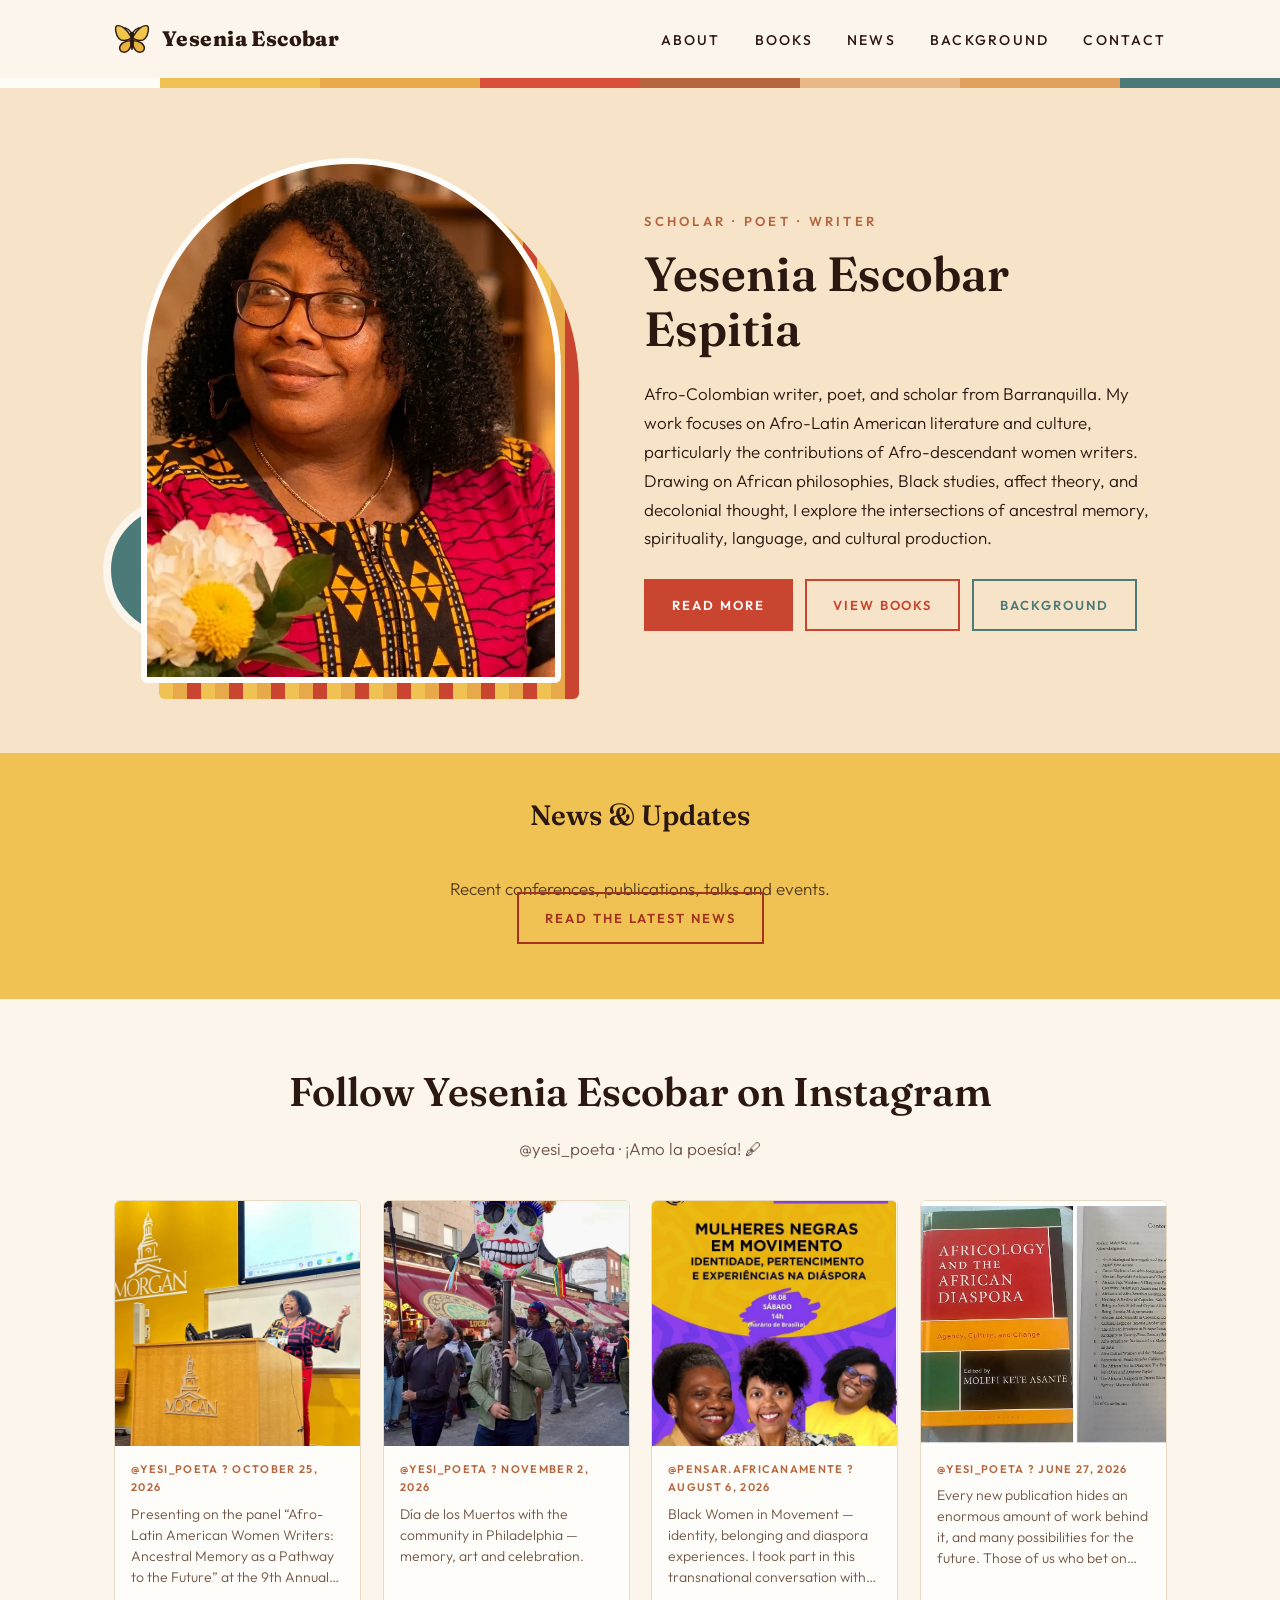
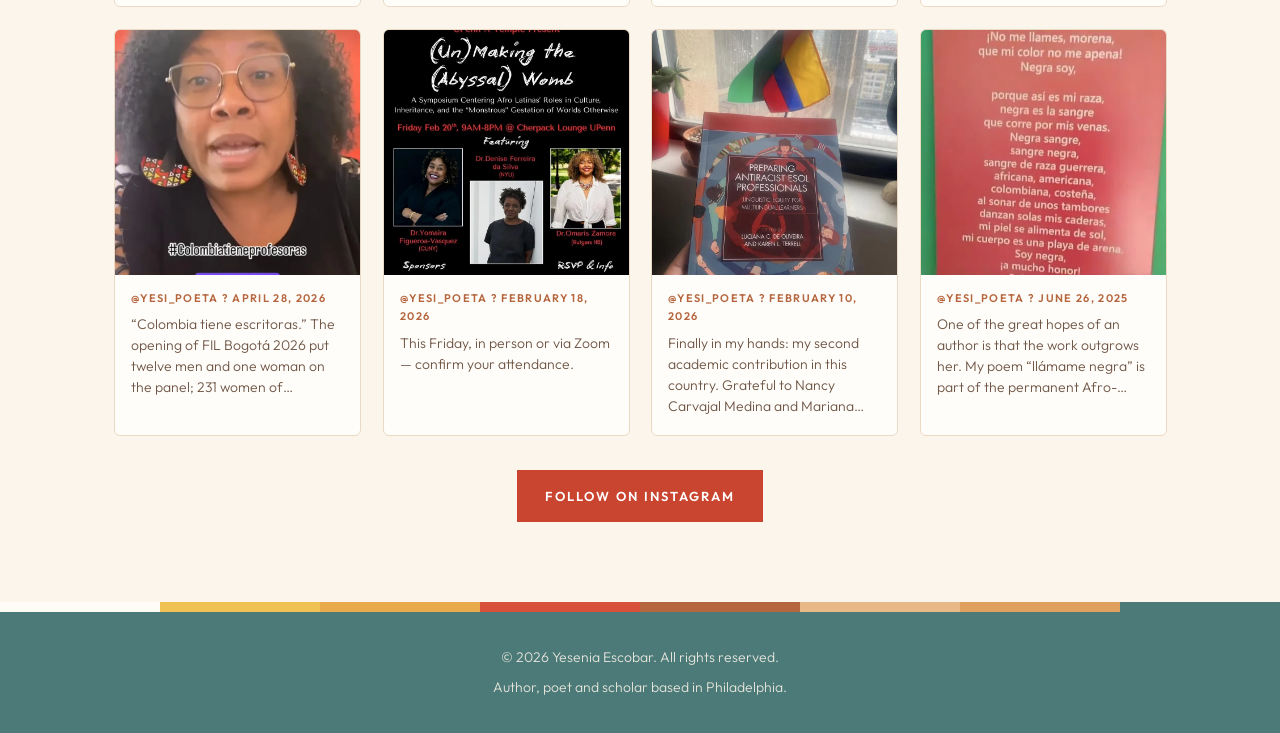
<file: index.html>
<!DOCTYPE html>
<html lang="en">
<head>
<meta charset="utf-8">
<meta name="viewport" content="width=device-width, initial-scale=1, viewport-fit=cover">
<meta name="description" content="Yesenia Escobar Espitia — Afro-Colombian writer, poet, professor and lawyer. Author of Anoche soñé con cocodrilos, Ensueño negro del África mía, ¿Dónde estás, Masmelo? and Mamá Avó.">
<title>Yesenia Escobar | Author & Poet</title>
<link href="https://fonts.googleapis.com/css2?family=Fraunces:ital,wght@0,400;0,600;0,800;1,400&family=Outfit:wght@300;400;500;600&display=swap" rel="stylesheet">
<link rel="icon" href="assets/img/favicon.svg?v=13" type="image/svg+xml">
<link rel="stylesheet" href="css/styles.css?v=13">
<link rel="stylesheet" href="css/animations.css?v=13">
</head>
<body data-page="home">
<div class="progress"></div>
<header><div class="wrap bar">
<a class="logo" href="index.html"><span class="bfly" aria-hidden="true"><svg viewBox="-1 -1 66 66" xmlns="http://www.w3.org/2000/svg"><g class="wing wing-l" stroke="#2b1810" stroke-width="2.6" stroke-linejoin="round"><path d="M30 28C24 15 12 5 4 8 0.5 10 1.5 24 8 31 14 37 24 35 30 31Z" fill="#f2c64b"/><path d="M30 35C21 35 11 39 9.5 47 8.5 56 18 59 25 53 29 49 31 41 30 35Z" fill="#e9b23e"/></g><g class="wing wing-r" stroke="#2b1810" stroke-width="2.6" stroke-linejoin="round"><path d="M34 28C40 15 52 5 60 8 63.5 10 62.5 24 56 31 50 37 40 35 34 31Z" fill="#f2c64b"/><path d="M34 35C43 35 53 39 54.5 47 55.5 56 46 59 39 53 35 49 33 41 34 35Z" fill="#e9b23e"/></g><ellipse cx="32" cy="38" rx="3.2" ry="14.5" fill="#2b1810"/><circle cx="32" cy="23" r="4.3" fill="#2b1810"/><path d="M30.5 20.5C27 15 23 12.5 19.5 11.5M33.5 20.5C37 15 41 12.5 44.5 11.5" fill="none" stroke="#2b1810" stroke-width="2.6" stroke-linecap="round"/></svg></span>Yesenia Escobar</a>
<button class="burger" id="burger" aria-label="Menu" aria-expanded="false">☰</button>
<nav id="nav"><ul>
<li><a href="about.html" data-r="about">About</a></li>
<li class="dd"><a href="books.html" data-r="books">Books</a><ul id="ddl"></ul></li>
<li><a href="news.html" data-r="news">News</a></li>
<li><a href="profiles.html" data-r="profiles">Background</a></li>
<li><a href="contact.html" data-r="contact">Contact</a></li>
</ul></nav></div></header>
<main id="app">
<div class="wrap"><section class="hero">
<div class="photo"><div class="pf"><img src="assets/img/profile.webp" alt="Portrait of Yesenia Escobar" width="1102" height="960"></div></div>
<div><div class="kicker">Scholar · Poet · Writer</div><h1>Yesenia Escobar Espitia</h1><p>Afro-Colombian writer, poet, and scholar from Barranquilla. My work focuses on Afro-Latin American literature and culture, particularly the contributions of Afro-descendant women writers. Drawing on African philosophies, Black studies, affect theory, and decolonial thought, I explore the intersections of ancestral memory, spirituality, language, and cultural production.</p><div class="btns"><a class="btn solid" href="about.html">Read More</a><a class="btn" href="books.html">View Books</a><a class="btn green" href="profiles.html">Background</a></div></div>
</section></div>
<section class="band"><div class="wrap"><h2>News &amp; Updates</h2><p>Recent conferences, publications, talks and events.</p><a class="btn" href="news.html">Read the Latest News</a></div></section>
<section class="insta"><div class="wrap"><h2>Follow Yesenia Escobar on Instagram</h2><span class="handle">@yesi_poeta · ¡Amo la poesía! 🖋</span><div class="ig-grid" id="ig"></div><div class="btns" style="justify-content:center;margin-top:34px"><a class="btn solid" href="https://www.instagram.com/yesi_poeta/">Follow on Instagram</a></div></div></section>
</main>
<footer><div class="wrap"><span>© 2026 Yesenia Escobar. All rights reserved.</span><span>Author, poet and scholar based in Philadelphia.</span></div></footer>
<script src="js/data.js?v=13"></script>
<script src="js/animations.js?v=13"></script>
<script src="js/main.js?v=13"></script>
</body>
</html>
</file>
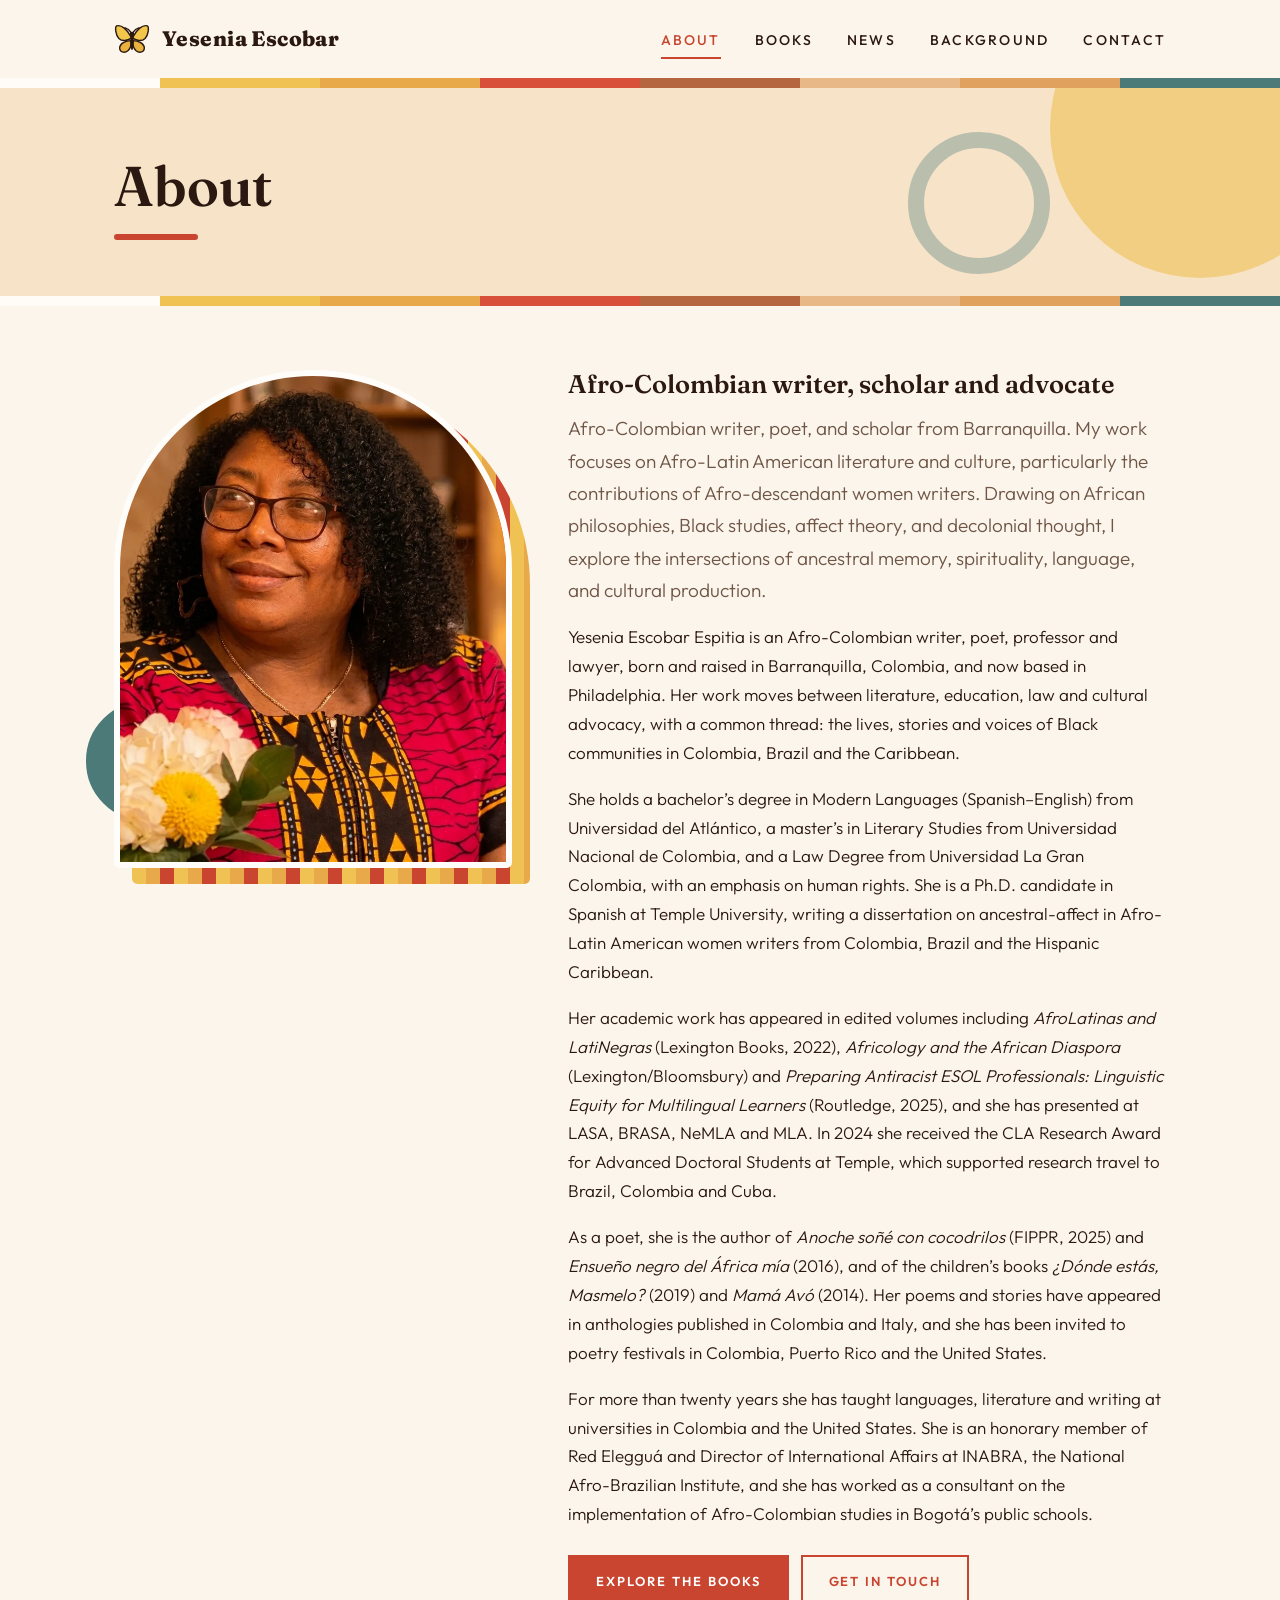
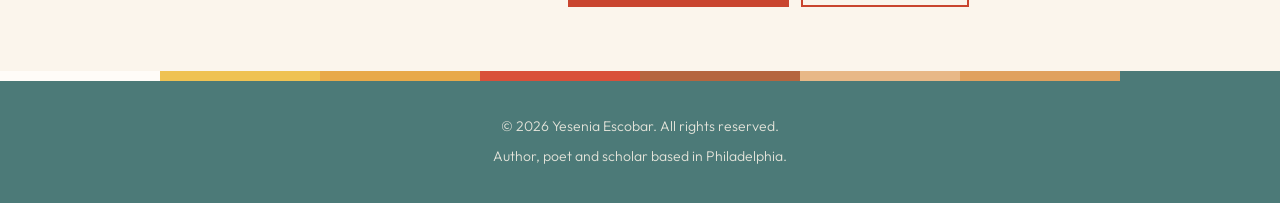
<file: about.html>
<!DOCTYPE html>
<html lang="en">
<head>
<meta charset="utf-8">
<meta name="viewport" content="width=device-width, initial-scale=1, viewport-fit=cover">
<meta name="description" content="About Yesenia Escobar Espitia: Afro-Colombian writer, poet, professor and lawyer from Barranquilla, based in Philadelphia.">
<title>About | Yesenia Escobar</title>
<link href="https://fonts.googleapis.com/css2?family=Fraunces:ital,wght@0,400;0,600;0,800;1,400&family=Outfit:wght@300;400;500;600&display=swap" rel="stylesheet">
<link rel="icon" href="assets/img/favicon.svg?v=13" type="image/svg+xml">
<link rel="stylesheet" href="css/styles.css?v=13">
<link rel="stylesheet" href="css/animations.css?v=13">
</head>
<body data-page="about">
<div class="progress"></div>
<header><div class="wrap bar">
<a class="logo" href="index.html"><span class="bfly" aria-hidden="true"><svg viewBox="-1 -1 66 66" xmlns="http://www.w3.org/2000/svg"><g class="wing wing-l" stroke="#2b1810" stroke-width="2.6" stroke-linejoin="round"><path d="M30 28C24 15 12 5 4 8 0.5 10 1.5 24 8 31 14 37 24 35 30 31Z" fill="#f2c64b"/><path d="M30 35C21 35 11 39 9.5 47 8.5 56 18 59 25 53 29 49 31 41 30 35Z" fill="#e9b23e"/></g><g class="wing wing-r" stroke="#2b1810" stroke-width="2.6" stroke-linejoin="round"><path d="M34 28C40 15 52 5 60 8 63.5 10 62.5 24 56 31 50 37 40 35 34 31Z" fill="#f2c64b"/><path d="M34 35C43 35 53 39 54.5 47 55.5 56 46 59 39 53 35 49 33 41 34 35Z" fill="#e9b23e"/></g><ellipse cx="32" cy="38" rx="3.2" ry="14.5" fill="#2b1810"/><circle cx="32" cy="23" r="4.3" fill="#2b1810"/><path d="M30.5 20.5C27 15 23 12.5 19.5 11.5M33.5 20.5C37 15 41 12.5 44.5 11.5" fill="none" stroke="#2b1810" stroke-width="2.6" stroke-linecap="round"/></svg></span>Yesenia Escobar</a>
<button class="burger" id="burger" aria-label="Menu" aria-expanded="false">☰</button>
<nav id="nav"><ul>
<li><a href="about.html" data-r="about">About</a></li>
<li class="dd"><a href="books.html" data-r="books">Books</a><ul id="ddl"></ul></li>
<li><a href="news.html" data-r="news">News</a></li>
<li><a href="profiles.html" data-r="profiles">Background</a></li>
<li><a href="contact.html" data-r="contact">Contact</a></li>
</ul></nav></div></header>
<main id="app">
<section class="page-head"><div class="wrap"><h1>About</h1></div></section>
<div class="wrap section two">
<div class="photo"><div class="pf"><img src="assets/img/profile.webp" alt="Portrait of Yesenia Escobar" width="1102" height="960"></div></div>
<div><h2>Afro-Colombian writer, scholar and advocate</h2><p class="lead">Afro-Colombian writer, poet, and scholar from Barranquilla. My work focuses on Afro-Latin American literature and culture, particularly the contributions of Afro-descendant women writers. Drawing on African philosophies, Black studies, affect theory, and decolonial thought, I explore the intersections of ancestral memory, spirituality, language, and cultural production.</p><p>Yesenia Escobar Espitia is an Afro-Colombian writer, poet, professor and lawyer, born and raised in Barranquilla, Colombia, and now based in Philadelphia. Her work moves between literature, education, law and cultural advocacy, with a common thread: the lives, stories and voices of Black communities in Colombia, Brazil and the Caribbean.</p><p>She holds a bachelor’s degree in Modern Languages (Spanish–English) from Universidad del Atlántico, a master’s in Literary Studies from Universidad Nacional de Colombia, and a Law Degree from Universidad La Gran Colombia, with an emphasis on human rights. She is a Ph.D. candidate in Spanish at Temple University, writing a dissertation on ancestral-affect in Afro-Latin American women writers from Colombia, Brazil and the Hispanic Caribbean.</p><p>Her academic work has appeared in edited volumes including <i>AfroLatinas and LatiNegras</i> (Lexington Books, 2022), <i>Africology and the African Diaspora</i> (Lexington/Bloomsbury) and <i>Preparing Antiracist ESOL Professionals: Linguistic Equity for Multilingual Learners</i> (Routledge, 2025), and she has presented at LASA, BRASA, NeMLA and MLA. In 2024 she received the CLA Research Award for Advanced Doctoral Students at Temple, which supported research travel to Brazil, Colombia and Cuba.</p><p>As a poet, she is the author of <i>Anoche soñé con cocodrilos</i> (FIPPR, 2025) and <i>Ensueño negro del África mía</i> (2016), and of the children’s books <i>¿Dónde estás, Masmelo?</i> (2019) and <i>Mamá Avó</i> (2014). Her poems and stories have appeared in anthologies published in Colombia and Italy, and she has been invited to poetry festivals in Colombia, Puerto Rico and the United States.</p><p>For more than twenty years she has taught languages, literature and writing at universities in Colombia and the United States. She is an honorary member of Red Elegguá and Director of International Affairs at INABRA, the National Afro-Brazilian Institute, and she has worked as a consultant on the implementation of Afro-Colombian studies in Bogotá’s public schools.</p><div class="btns"><a class="btn solid" href="books.html">Explore the Books</a><a class="btn" href="contact.html">Get in Touch</a></div></div>
</div>
</main>
<footer><div class="wrap"><span>© 2026 Yesenia Escobar. All rights reserved.</span><span>Author, poet and scholar based in Philadelphia.</span></div></footer>
<script src="js/data.js?v=13"></script><script src="js/animations.js?v=13"></script><script src="js/main.js?v=13"></script>
</body>
</html>
</file>
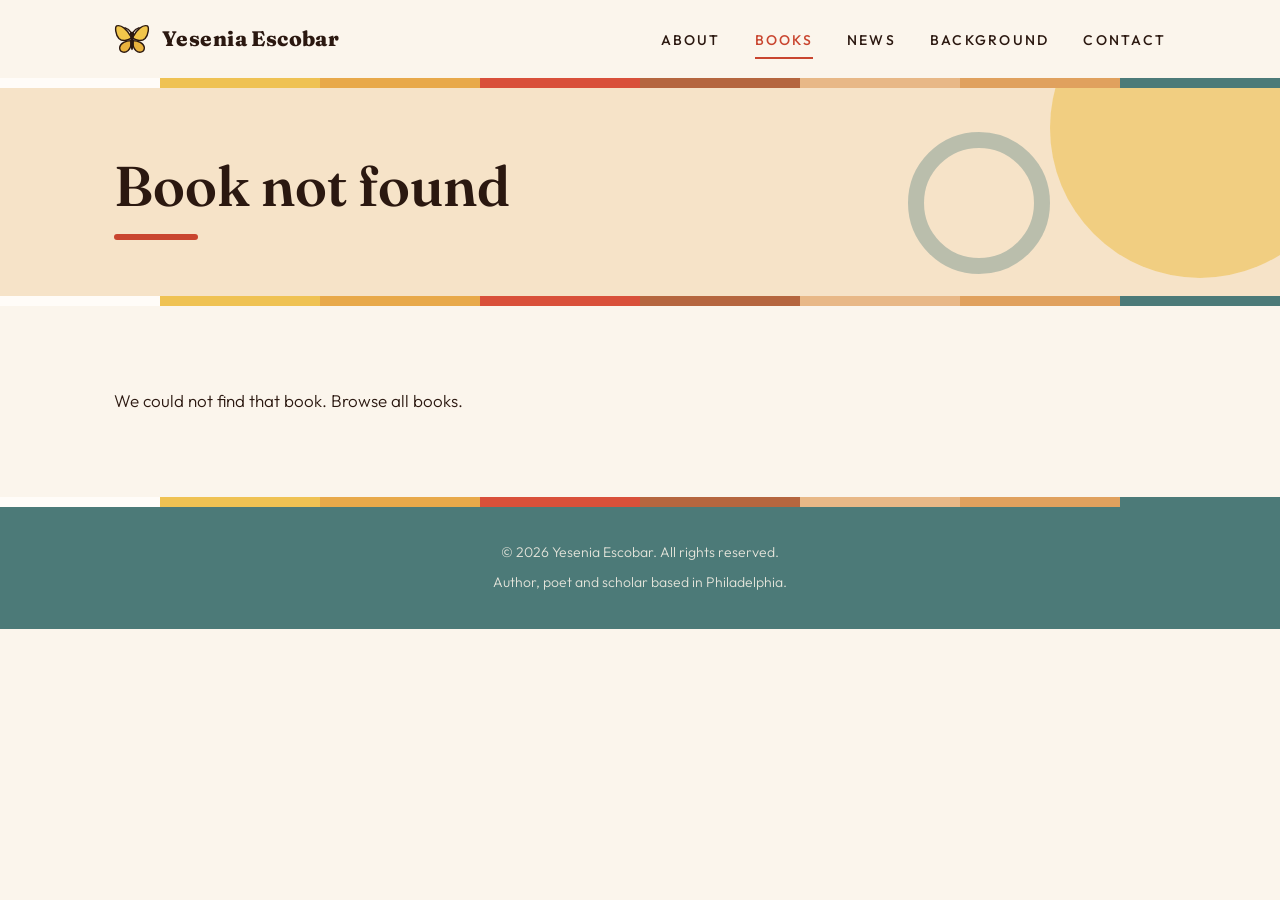
<file: book.html>
<!DOCTYPE html>
<html lang="en">
<head>
<meta charset="utf-8">
<meta name="viewport" content="width=device-width, initial-scale=1, viewport-fit=cover">
<meta name="description" content="Book details | Yesenia Escobar Espitia.">
<title>Book | Yesenia Escobar</title>
<link href="https://fonts.googleapis.com/css2?family=Fraunces:ital,wght@0,400;0,600;0,800;1,400&family=Outfit:wght@300;400;500;600&display=swap" rel="stylesheet">
<link rel="icon" href="assets/img/favicon.svg?v=13" type="image/svg+xml">
<link rel="stylesheet" href="css/styles.css?v=13">
<link rel="stylesheet" href="css/animations.css?v=13">
</head>
<body data-page="book">
<div class="progress"></div>
<header><div class="wrap bar">
<a class="logo" href="index.html"><span class="bfly" aria-hidden="true"><svg viewBox="-1 -1 66 66" xmlns="http://www.w3.org/2000/svg"><g class="wing wing-l" stroke="#2b1810" stroke-width="2.6" stroke-linejoin="round"><path d="M30 28C24 15 12 5 4 8 0.5 10 1.5 24 8 31 14 37 24 35 30 31Z" fill="#f2c64b"/><path d="M30 35C21 35 11 39 9.5 47 8.5 56 18 59 25 53 29 49 31 41 30 35Z" fill="#e9b23e"/></g><g class="wing wing-r" stroke="#2b1810" stroke-width="2.6" stroke-linejoin="round"><path d="M34 28C40 15 52 5 60 8 63.5 10 62.5 24 56 31 50 37 40 35 34 31Z" fill="#f2c64b"/><path d="M34 35C43 35 53 39 54.5 47 55.5 56 46 59 39 53 35 49 33 41 34 35Z" fill="#e9b23e"/></g><ellipse cx="32" cy="38" rx="3.2" ry="14.5" fill="#2b1810"/><circle cx="32" cy="23" r="4.3" fill="#2b1810"/><path d="M30.5 20.5C27 15 23 12.5 19.5 11.5M33.5 20.5C37 15 41 12.5 44.5 11.5" fill="none" stroke="#2b1810" stroke-width="2.6" stroke-linecap="round"/></svg></span>Yesenia Escobar</a>
<button class="burger" id="burger" aria-label="Menu" aria-expanded="false">☰</button>
<nav id="nav"><ul>
<li><a href="about.html" data-r="about">About</a></li>
<li class="dd"><a href="books.html" data-r="books">Books</a><ul id="ddl"></ul></li>
<li><a href="news.html" data-r="news">News</a></li>
<li><a href="profiles.html" data-r="profiles">Background</a></li>
<li><a href="contact.html" data-r="contact">Contact</a></li>
</ul></nav></div></header>
<main id="app">
<section class="page-head"><div class="wrap"><h1 id="book-title">Book</h1></div></section>
<div class="wrap section two" id="book-detail">
<p>Choose a title from the <a href="books.html">books page</a>.</p>
</div>
</main>
<footer><div class="wrap"><span>© 2026 Yesenia Escobar. All rights reserved.</span><span>Author, poet and scholar based in Philadelphia.</span></div></footer>
<script src="js/data.js?v=13"></script><script src="js/animations.js?v=13"></script><script src="js/main.js?v=13"></script>
</body>
</html>
</file>
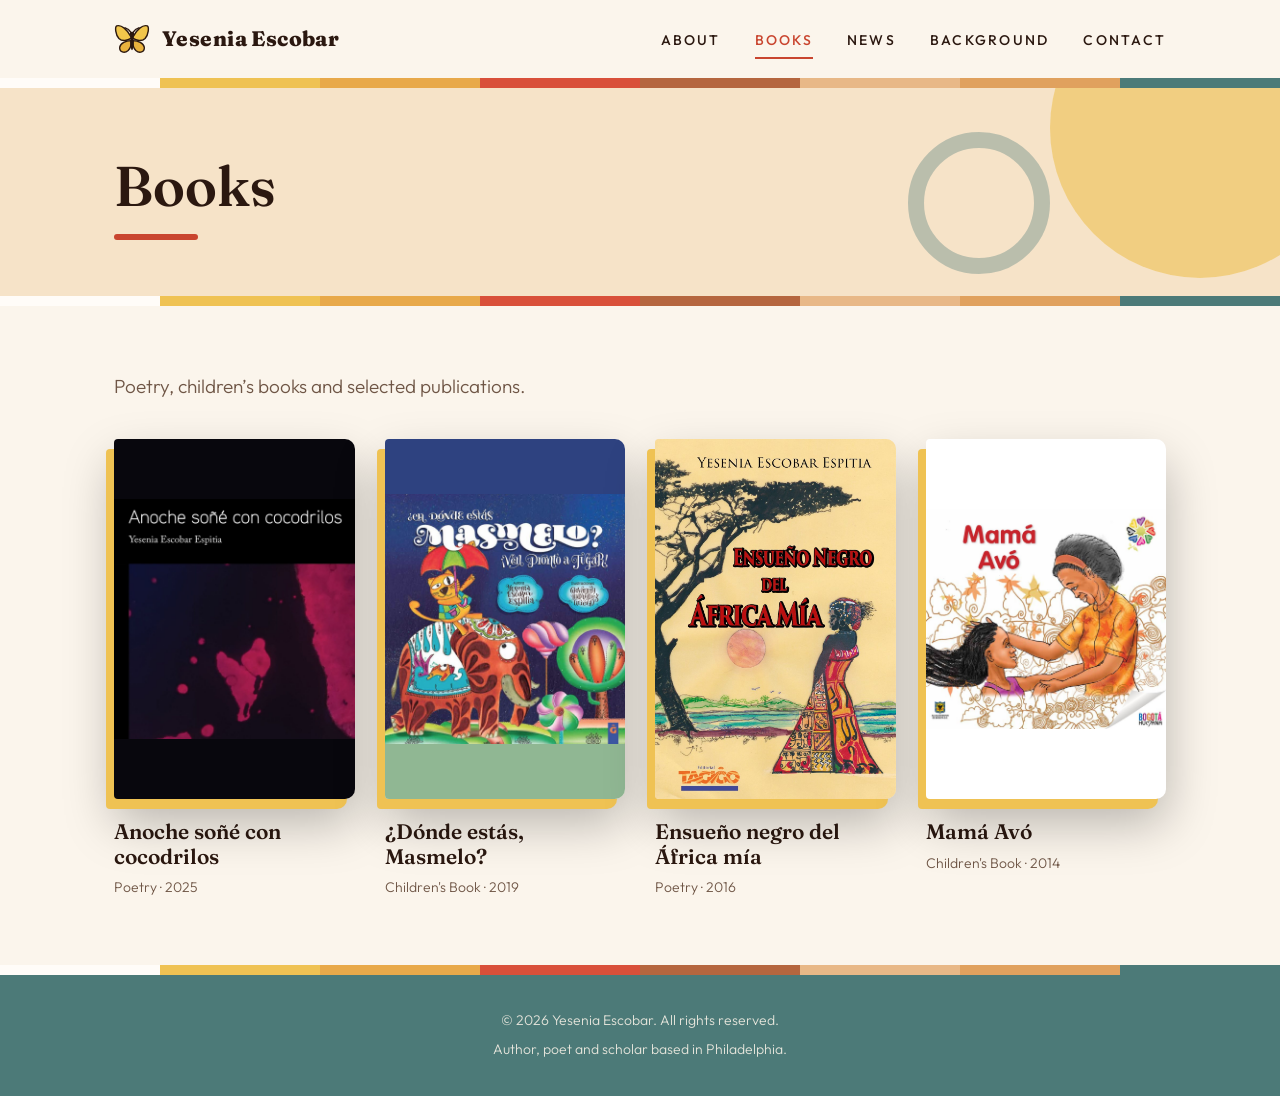
<file: books.html>
<!DOCTYPE html>
<html lang="en">
<head>
<meta charset="utf-8">
<meta name="viewport" content="width=device-width, initial-scale=1, viewport-fit=cover">
<meta name="description" content="Books by Yesenia Escobar Espitia: poetry, children's books and selected publications.">
<title>Books | Yesenia Escobar</title>
<link href="https://fonts.googleapis.com/css2?family=Fraunces:ital,wght@0,400;0,600;0,800;1,400&family=Outfit:wght@300;400;500;600&display=swap" rel="stylesheet">
<link rel="icon" href="assets/img/favicon.svg?v=13" type="image/svg+xml">
<link rel="stylesheet" href="css/styles.css?v=13">
<link rel="stylesheet" href="css/animations.css?v=13">
</head>
<body data-page="books">
<div class="progress"></div>
<header><div class="wrap bar">
<a class="logo" href="index.html"><span class="bfly" aria-hidden="true"><svg viewBox="-1 -1 66 66" xmlns="http://www.w3.org/2000/svg"><g class="wing wing-l" stroke="#2b1810" stroke-width="2.6" stroke-linejoin="round"><path d="M30 28C24 15 12 5 4 8 0.5 10 1.5 24 8 31 14 37 24 35 30 31Z" fill="#f2c64b"/><path d="M30 35C21 35 11 39 9.5 47 8.5 56 18 59 25 53 29 49 31 41 30 35Z" fill="#e9b23e"/></g><g class="wing wing-r" stroke="#2b1810" stroke-width="2.6" stroke-linejoin="round"><path d="M34 28C40 15 52 5 60 8 63.5 10 62.5 24 56 31 50 37 40 35 34 31Z" fill="#f2c64b"/><path d="M34 35C43 35 53 39 54.5 47 55.5 56 46 59 39 53 35 49 33 41 34 35Z" fill="#e9b23e"/></g><ellipse cx="32" cy="38" rx="3.2" ry="14.5" fill="#2b1810"/><circle cx="32" cy="23" r="4.3" fill="#2b1810"/><path d="M30.5 20.5C27 15 23 12.5 19.5 11.5M33.5 20.5C37 15 41 12.5 44.5 11.5" fill="none" stroke="#2b1810" stroke-width="2.6" stroke-linecap="round"/></svg></span>Yesenia Escobar</a>
<button class="burger" id="burger" aria-label="Menu" aria-expanded="false">☰</button>
<nav id="nav"><ul>
<li><a href="about.html" data-r="about">About</a></li>
<li class="dd"><a href="books.html" data-r="books">Books</a><ul id="ddl"></ul></li>
<li><a href="news.html" data-r="news">News</a></li>
<li><a href="profiles.html" data-r="profiles">Background</a></li>
<li><a href="contact.html" data-r="contact">Contact</a></li>
</ul></nav></div></header>
<main id="app">
<section class="page-head"><div class="wrap"><h1>Books</h1></div></section>
<div class="wrap section"><p class="lead" style="margin-bottom:36px">Poetry, children’s books and selected publications.</p><div class="bgrid" id="book-list"></div></div>
</main>
<footer><div class="wrap"><span>© 2026 Yesenia Escobar. All rights reserved.</span><span>Author, poet and scholar based in Philadelphia.</span></div></footer>
<script src="js/data.js?v=13"></script><script src="js/animations.js?v=13"></script><script src="js/main.js?v=13"></script>
</body>
</html>
</file>
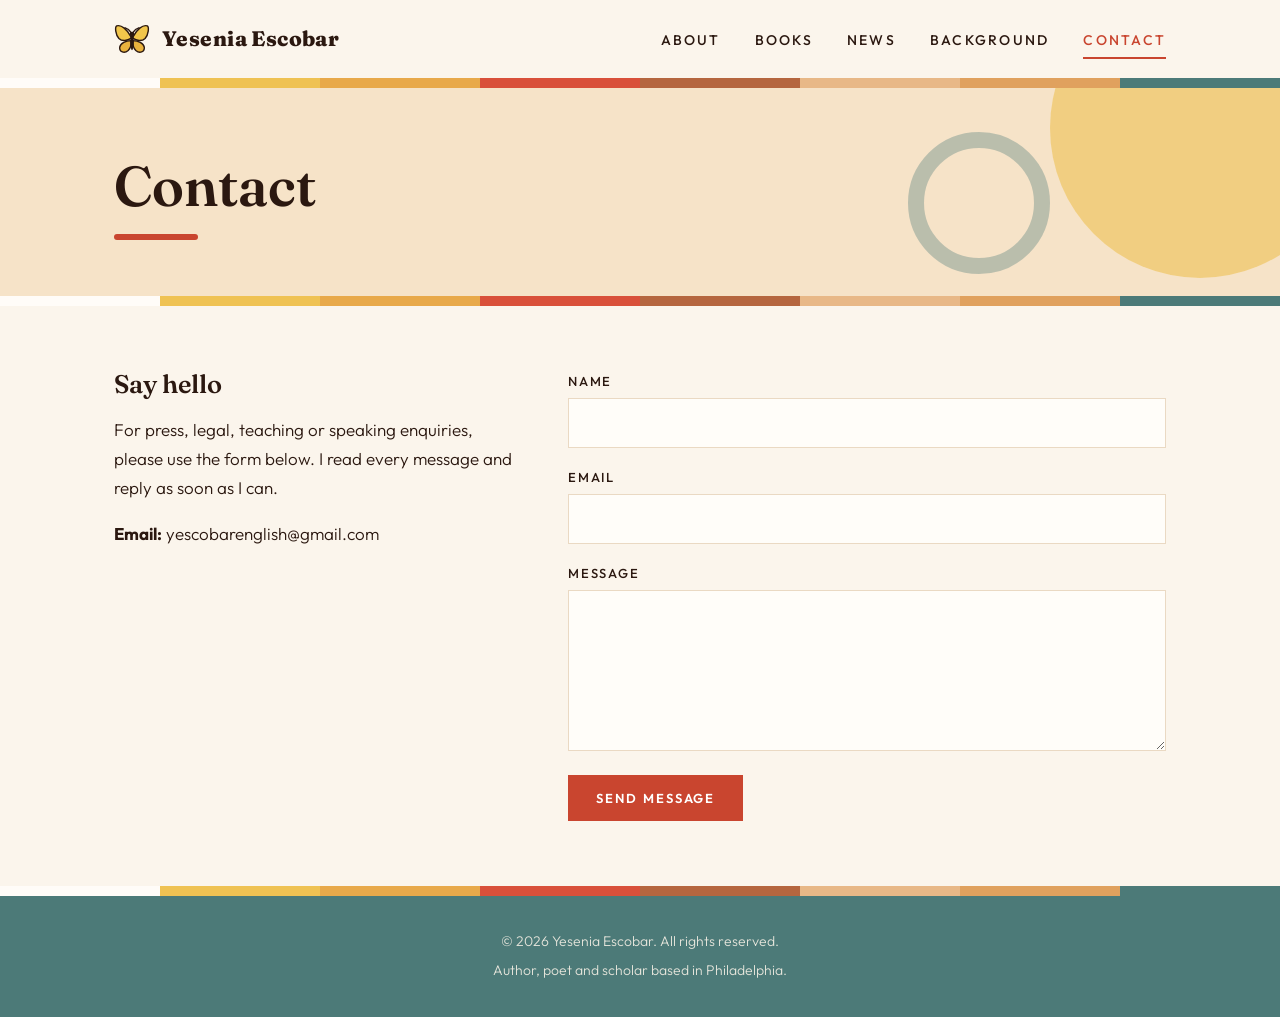
<file: contact.html>
<!DOCTYPE html>
<html lang="en">
<head>
<meta charset="utf-8">
<meta name="viewport" content="width=device-width, initial-scale=1, viewport-fit=cover">
<meta name="description" content="Contact Yesenia Escobar Espitia for press, legal, teaching or speaking enquiries.">
<title>Contact | Yesenia Escobar</title>
<link href="https://fonts.googleapis.com/css2?family=Fraunces:ital,wght@0,400;0,600;0,800;1,400&family=Outfit:wght@300;400;500;600&display=swap" rel="stylesheet">
<link rel="icon" href="assets/img/favicon.svg?v=13" type="image/svg+xml">
<link rel="stylesheet" href="css/styles.css?v=13">
<link rel="stylesheet" href="css/animations.css?v=13">
</head>
<body data-page="contact">
<div class="progress"></div>
<header><div class="wrap bar">
<a class="logo" href="index.html"><span class="bfly" aria-hidden="true"><svg viewBox="-1 -1 66 66" xmlns="http://www.w3.org/2000/svg"><g class="wing wing-l" stroke="#2b1810" stroke-width="2.6" stroke-linejoin="round"><path d="M30 28C24 15 12 5 4 8 0.5 10 1.5 24 8 31 14 37 24 35 30 31Z" fill="#f2c64b"/><path d="M30 35C21 35 11 39 9.5 47 8.5 56 18 59 25 53 29 49 31 41 30 35Z" fill="#e9b23e"/></g><g class="wing wing-r" stroke="#2b1810" stroke-width="2.6" stroke-linejoin="round"><path d="M34 28C40 15 52 5 60 8 63.5 10 62.5 24 56 31 50 37 40 35 34 31Z" fill="#f2c64b"/><path d="M34 35C43 35 53 39 54.5 47 55.5 56 46 59 39 53 35 49 33 41 34 35Z" fill="#e9b23e"/></g><ellipse cx="32" cy="38" rx="3.2" ry="14.5" fill="#2b1810"/><circle cx="32" cy="23" r="4.3" fill="#2b1810"/><path d="M30.5 20.5C27 15 23 12.5 19.5 11.5M33.5 20.5C37 15 41 12.5 44.5 11.5" fill="none" stroke="#2b1810" stroke-width="2.6" stroke-linecap="round"/></svg></span>Yesenia Escobar</a>
<button class="burger" id="burger" aria-label="Menu" aria-expanded="false">☰</button>
<nav id="nav"><ul>
<li><a href="about.html" data-r="about">About</a></li>
<li class="dd"><a href="books.html" data-r="books">Books</a><ul id="ddl"></ul></li>
<li><a href="news.html" data-r="news">News</a></li>
<li><a href="profiles.html" data-r="profiles">Background</a></li>
<li><a href="contact.html" data-r="contact">Contact</a></li>
</ul></nav></div></header>
<main id="app">
<section class="page-head"><div class="wrap"><h1>Contact</h1></div></section>
<div class="wrap section two">
<div><h2>Say hello</h2><p>For press, legal, teaching or speaking enquiries, please use the form below. I read every message and reply as soon as I can.</p><p><b>Email:</b> <a href="mailto:yescobarenglish@gmail.com">yescobarenglish@gmail.com</a></p></div>
<form id="f" action="https://formspree.io/f/mnjrneob" method="POST">
<input type="hidden" name="_subject" value="New message from the Yesenia Escobar website">
<input type="hidden" name="_gotcha" value="" tabindex="-1" autocomplete="off" aria-hidden="true" style="display:none">
<label>Name<input name="name" autocomplete="name" maxlength="100" required></label>
<label>Email<input name="email" type="email" autocomplete="email" required></label>
<label>Message<textarea name="message" rows="6" maxlength="5000" required></textarea></label>
<div><button class="btn solid" type="submit">Send Message</button> <span class="ok" id="ok" role="status" aria-live="polite"></span></div>
</form>
</div>
</main>
<footer><div class="wrap"><span>© 2026 Yesenia Escobar. All rights reserved.</span><span>Author, poet and scholar based in Philadelphia.</span></div></footer>
<script src="js/data.js?v=13"></script><script src="js/animations.js?v=13"></script><script src="js/main.js?v=13"></script>
</body>
</html>
</file>
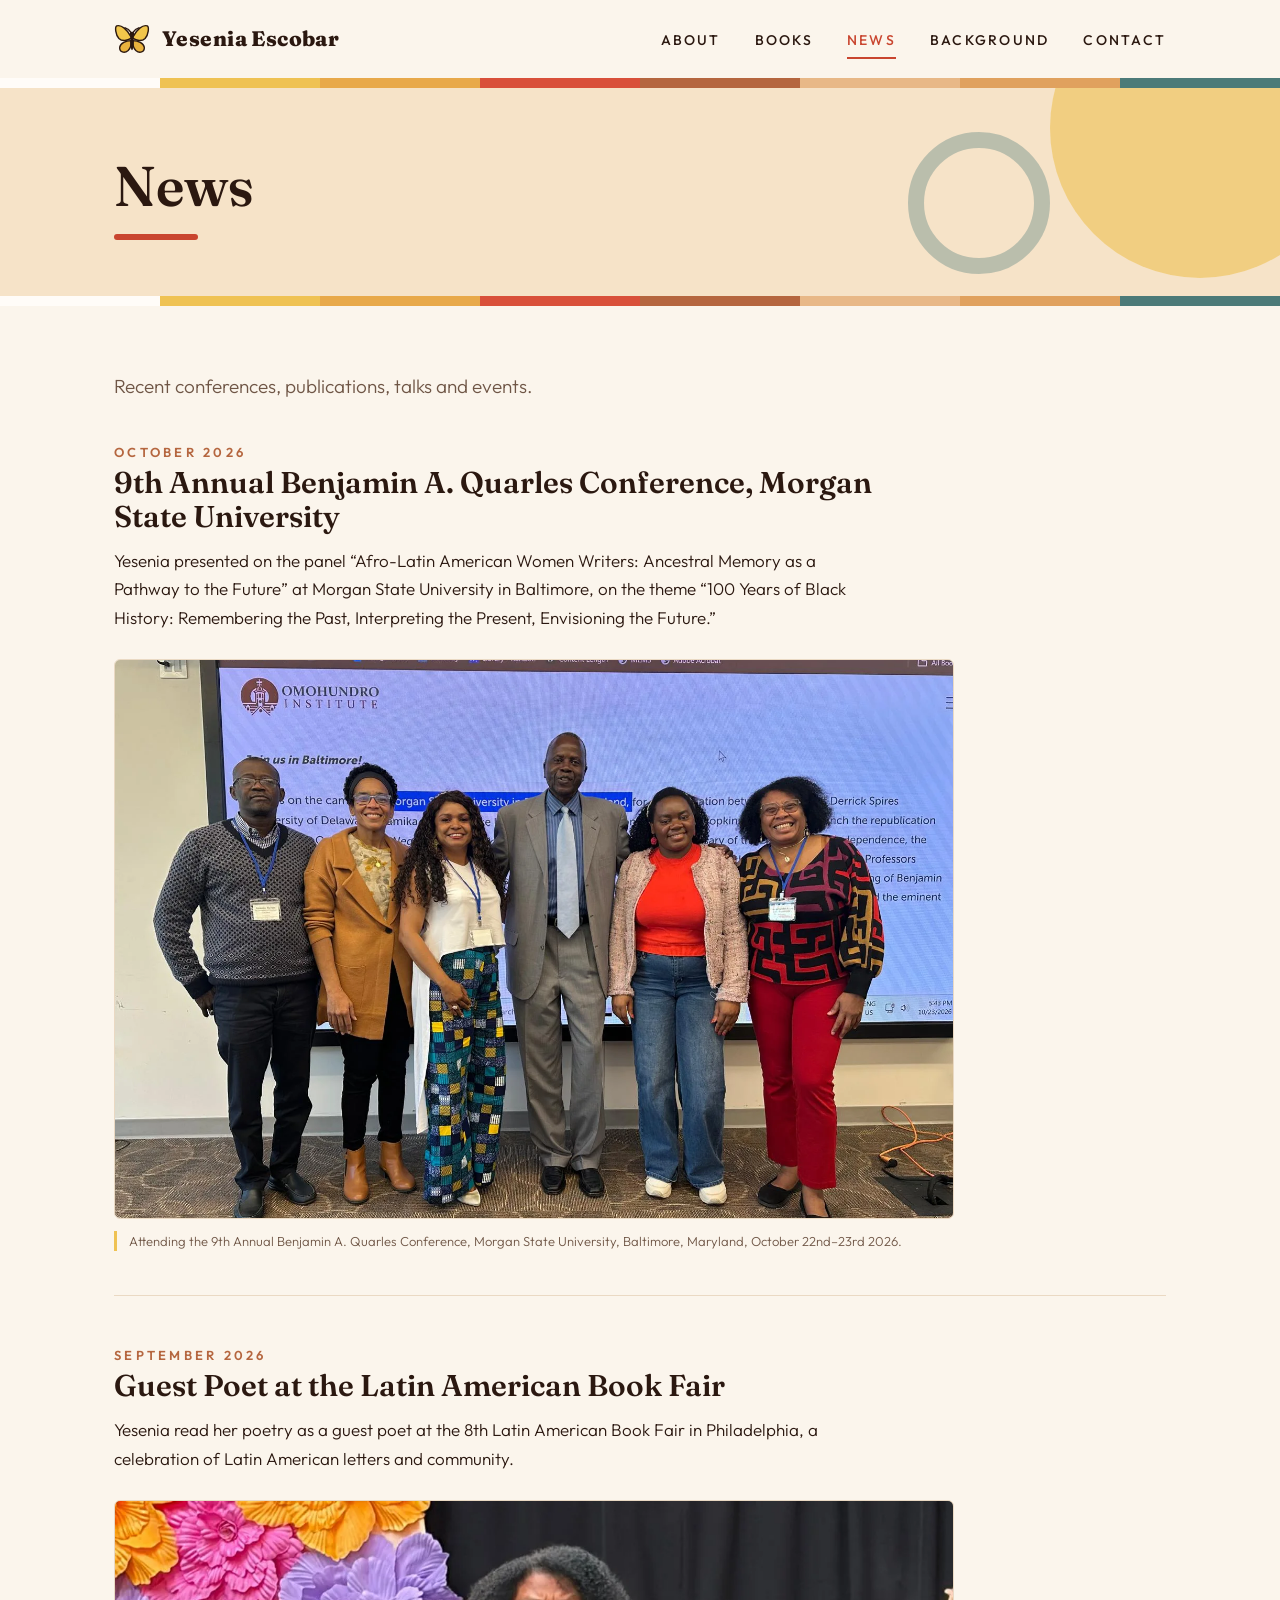
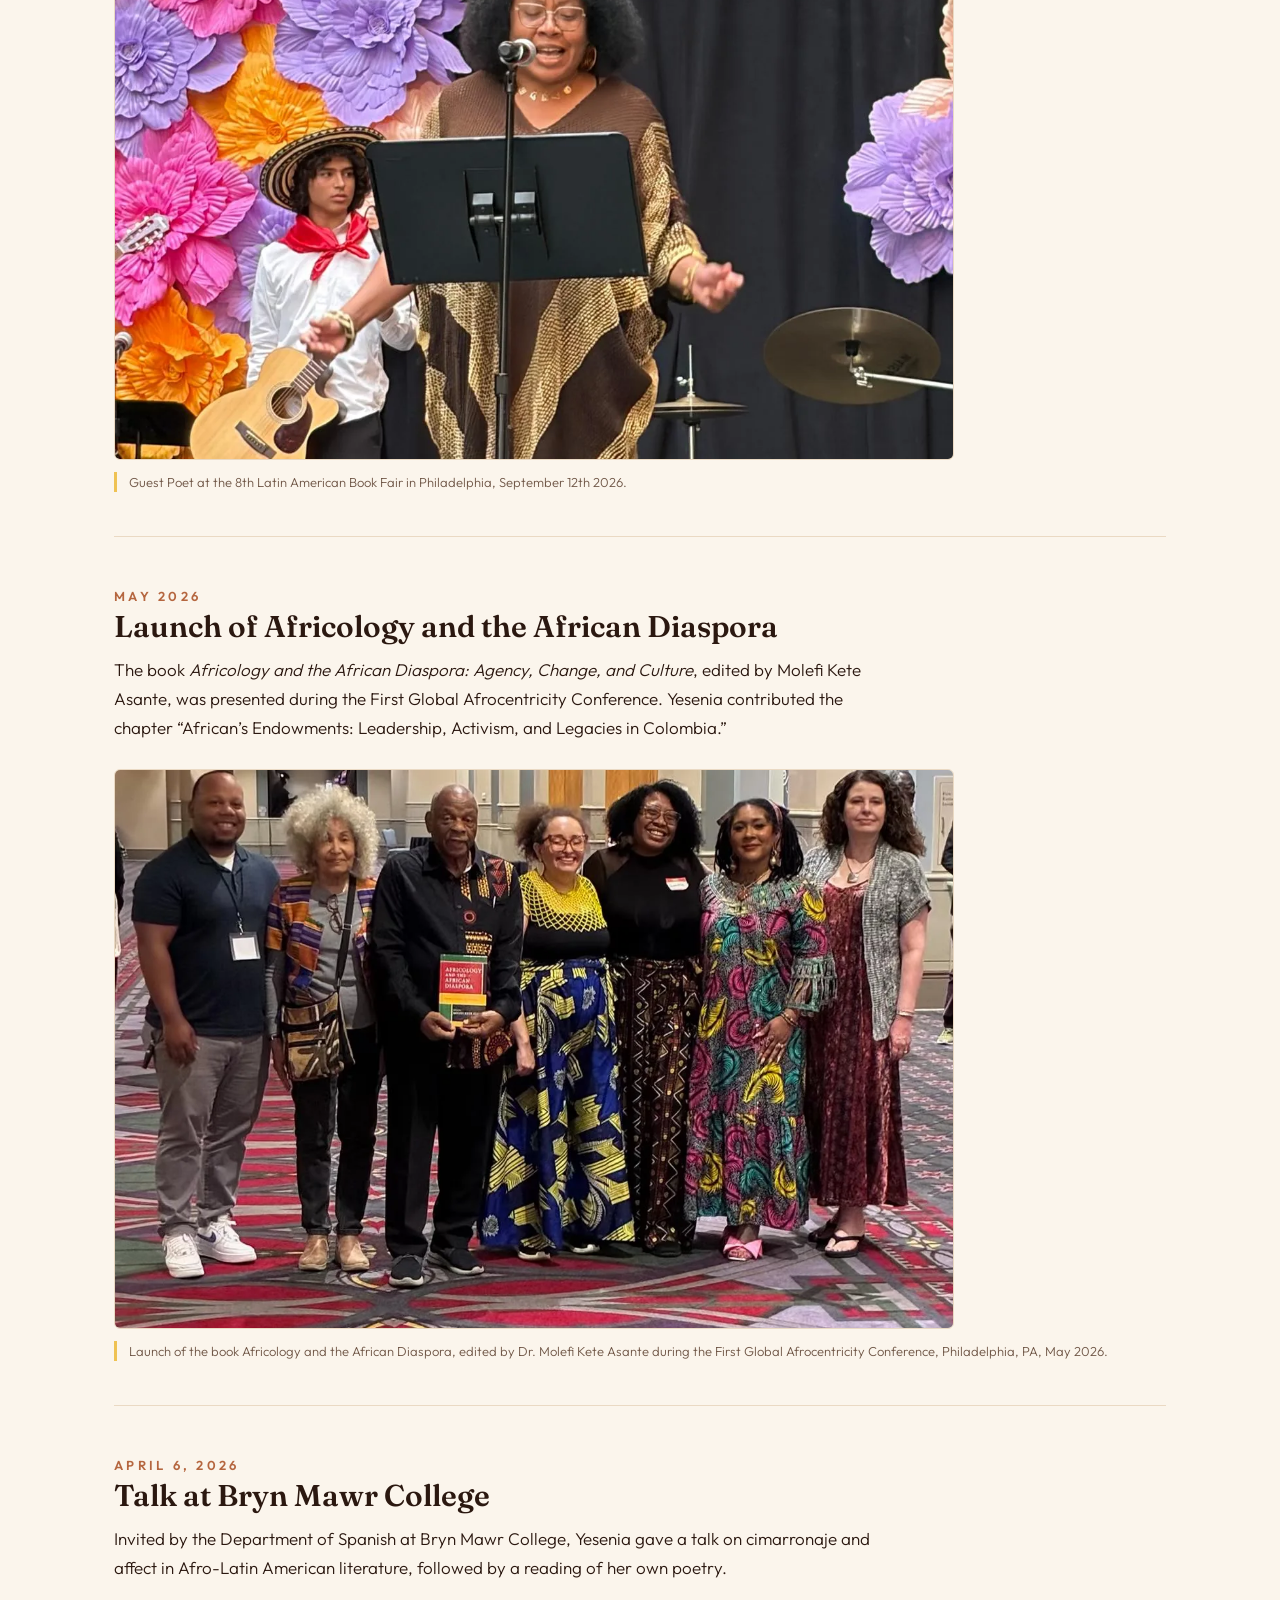
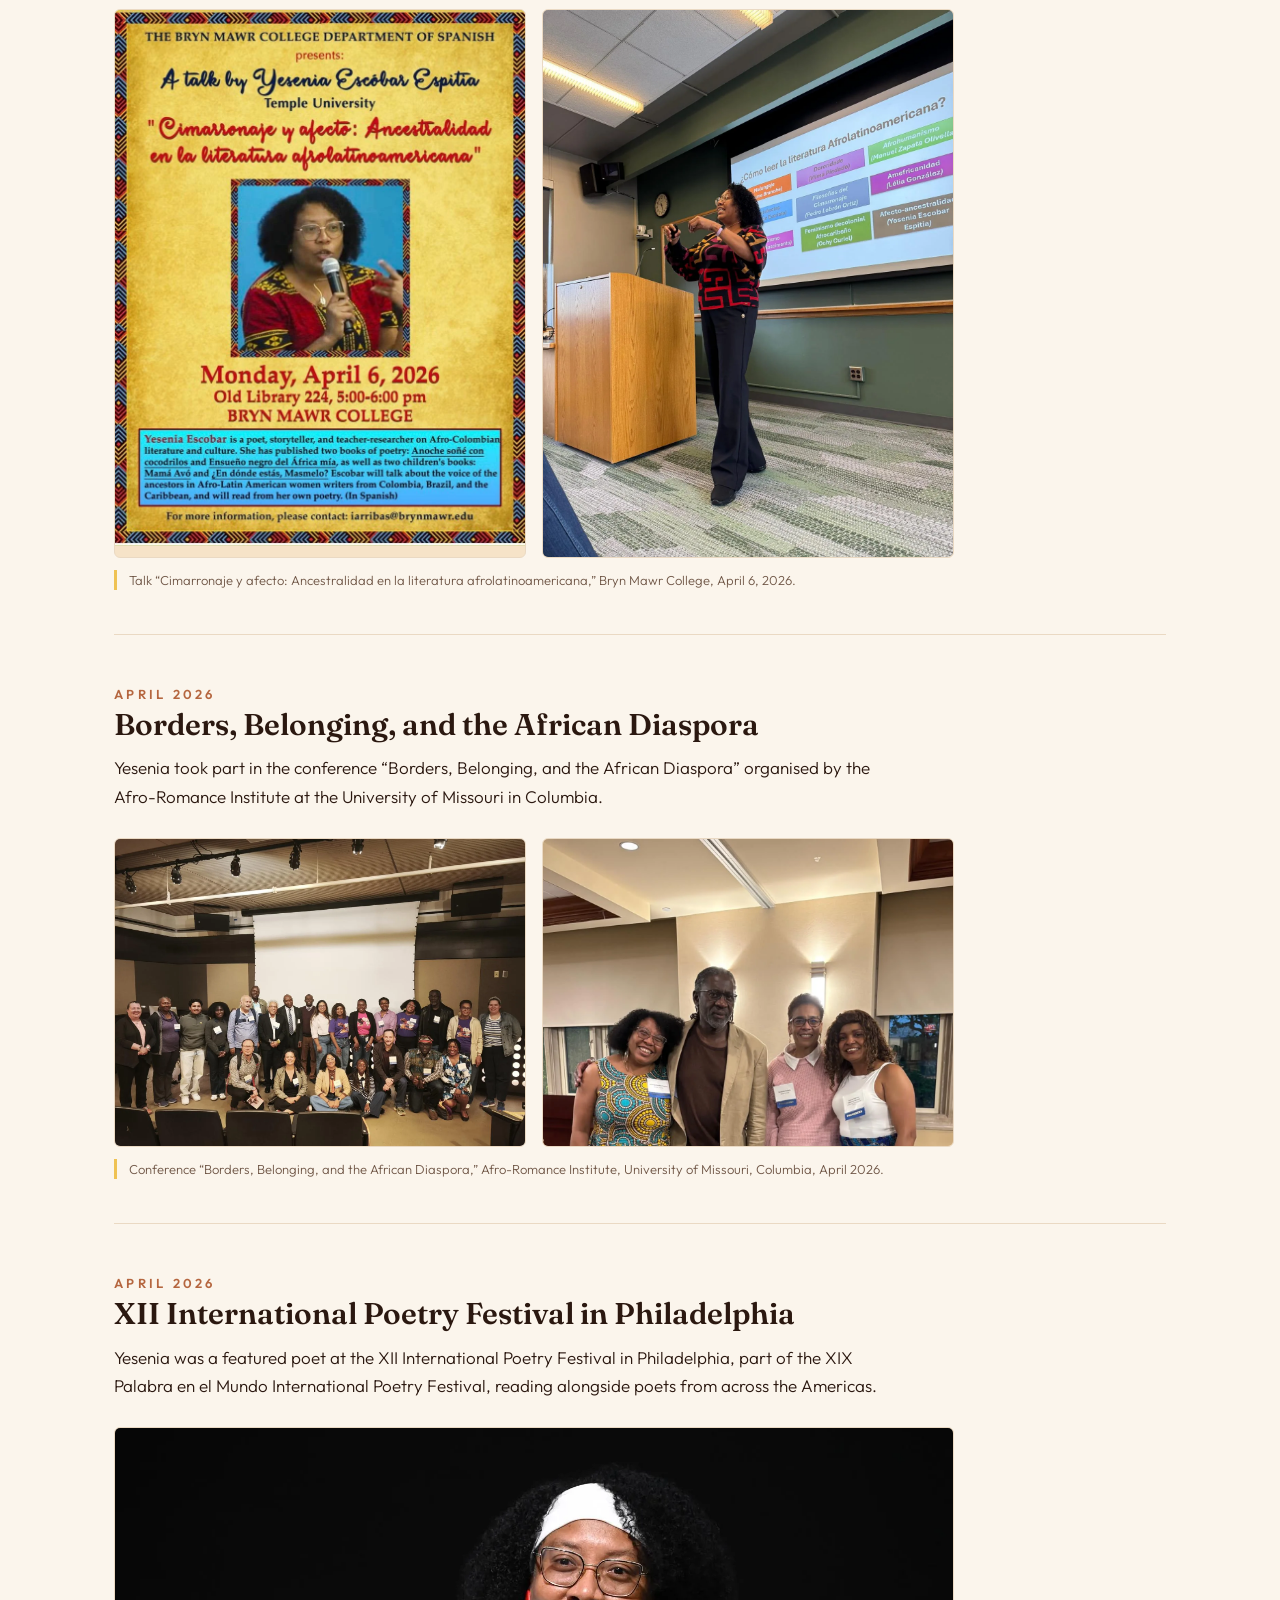
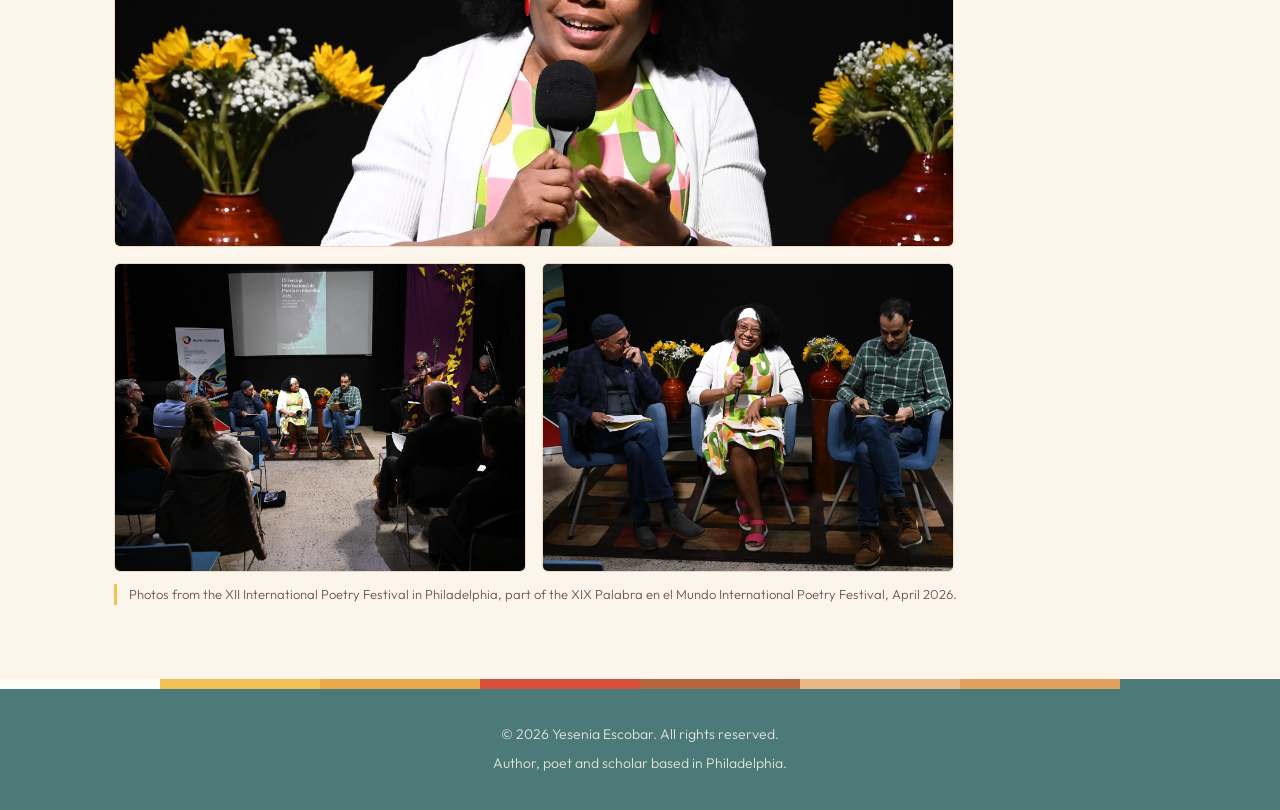
<file: news.html>
<!DOCTYPE html>
<html lang="en">
<head>
<meta charset="utf-8">
<meta name="viewport" content="width=device-width, initial-scale=1, viewport-fit=cover">
<meta name="description" content="Recent activities, conferences, publications and events from Yesenia Escobar Espitia.">
<title>News | Yesenia Escobar</title>
<link href="https://fonts.googleapis.com/css2?family=Fraunces:ital,wght@0,400;0,600;0,800;1,400&family=Outfit:wght@300;400;500;600&display=swap" rel="stylesheet">
<link rel="icon" href="assets/img/favicon.svg?v=13" type="image/svg+xml">
<link rel="stylesheet" href="css/styles.css?v=13">
<link rel="stylesheet" href="css/animations.css?v=13">
</head>
<body data-page="news">
<div class="progress"></div>
<header><div class="wrap bar">
<a class="logo" href="index.html"><span class="bfly" aria-hidden="true"><svg viewBox="-1 -1 66 66" xmlns="http://www.w3.org/2000/svg"><g class="wing wing-l" stroke="#2b1810" stroke-width="2.6" stroke-linejoin="round"><path d="M30 28C24 15 12 5 4 8 0.5 10 1.5 24 8 31 14 37 24 35 30 31Z" fill="#f2c64b"/><path d="M30 35C21 35 11 39 9.5 47 8.5 56 18 59 25 53 29 49 31 41 30 35Z" fill="#e9b23e"/></g><g class="wing wing-r" stroke="#2b1810" stroke-width="2.6" stroke-linejoin="round"><path d="M34 28C40 15 52 5 60 8 63.5 10 62.5 24 56 31 50 37 40 35 34 31Z" fill="#f2c64b"/><path d="M34 35C43 35 53 39 54.5 47 55.5 56 46 59 39 53 35 49 33 41 34 35Z" fill="#e9b23e"/></g><ellipse cx="32" cy="38" rx="3.2" ry="14.5" fill="#2b1810"/><circle cx="32" cy="23" r="4.3" fill="#2b1810"/><path d="M30.5 20.5C27 15 23 12.5 19.5 11.5M33.5 20.5C37 15 41 12.5 44.5 11.5" fill="none" stroke="#2b1810" stroke-width="2.6" stroke-linecap="round"/></svg></span>Yesenia Escobar</a>
<button class="burger" id="burger" aria-label="Menu" aria-expanded="false">☰</button>
<nav id="nav"><ul>
<li><a href="about.html" data-r="about">About</a></li>
<li class="dd"><a href="books.html" data-r="books">Books</a><ul id="ddl"></ul></li>
<li><a href="news.html" data-r="news">News</a></li>
<li><a href="profiles.html" data-r="profiles">Background</a></li>
<li><a href="contact.html" data-r="contact">Contact</a></li>
</ul></nav></div></header>
<main id="app">
<section class="page-head"><div class="wrap"><h1>News</h1></div></section>
<div class="wrap section">
<p class="lead">Recent conferences, publications, talks and events.</p>
<div id="news-list"></div>
</div>
</main>
<footer><div class="wrap"><span>© 2026 Yesenia Escobar. All rights reserved.</span><span>Author, poet and scholar based in Philadelphia.</span></div></footer>
<script src="js/data.js?v=13"></script><script src="js/animations.js?v=13"></script><script src="js/main.js?v=13"></script>
</body>
</html>
</file>
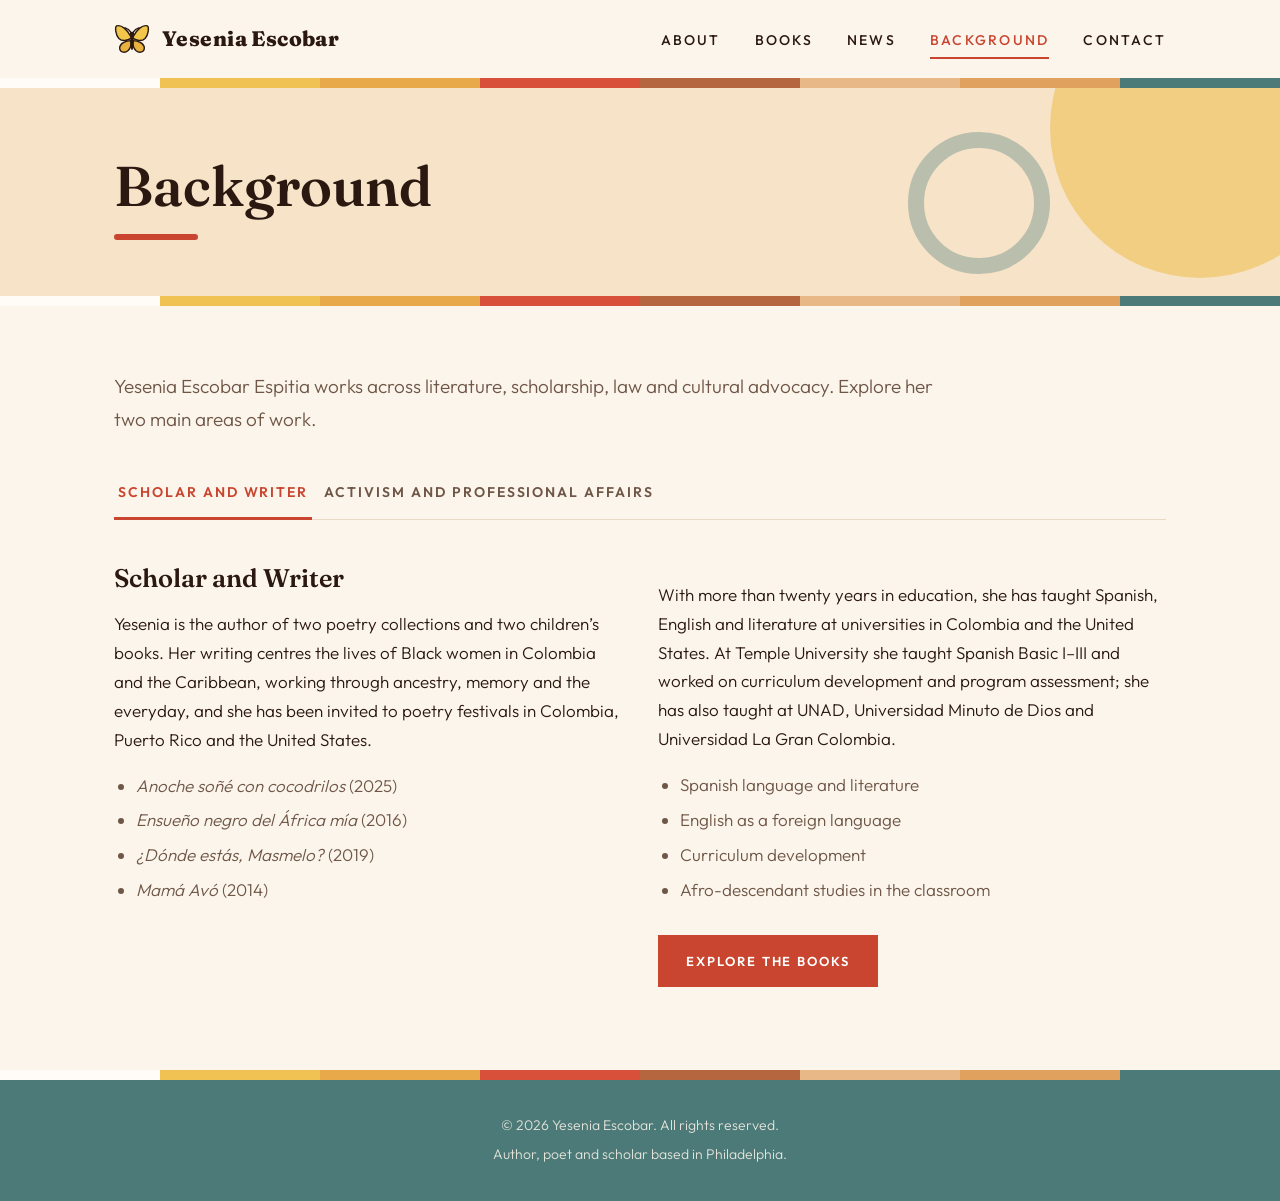
<file: profiles.html>
<!DOCTYPE html>
<html lang="en">
<head>
<meta charset="utf-8">
<meta name="viewport" content="width=device-width, initial-scale=1, viewport-fit=cover">
<meta name="description" content="Yesenia Escobar Espitia's background: scholarship and writing, and her activism and professional affairs across law, education and Afro-descendant culture.">
<title>Background | Yesenia Escobar</title>
<link href="https://fonts.googleapis.com/css2?family=Fraunces:ital,wght@0,400;0,600;0,800;1,400&family=Outfit:wght@300;400;500;600&display=swap" rel="stylesheet">
<link rel="icon" href="assets/img/favicon.svg?v=13" type="image/svg+xml">
<link rel="stylesheet" href="css/styles.css?v=13">
<link rel="stylesheet" href="css/animations.css?v=13">
</head>
<body data-page="profiles">
<div class="progress"></div>
<header><div class="wrap bar">
<a class="logo" href="index.html"><span class="bfly" aria-hidden="true"><svg viewBox="-1 -1 66 66" xmlns="http://www.w3.org/2000/svg"><g class="wing wing-l" stroke="#2b1810" stroke-width="2.6" stroke-linejoin="round"><path d="M30 28C24 15 12 5 4 8 0.5 10 1.5 24 8 31 14 37 24 35 30 31Z" fill="#f2c64b"/><path d="M30 35C21 35 11 39 9.5 47 8.5 56 18 59 25 53 29 49 31 41 30 35Z" fill="#e9b23e"/></g><g class="wing wing-r" stroke="#2b1810" stroke-width="2.6" stroke-linejoin="round"><path d="M34 28C40 15 52 5 60 8 63.5 10 62.5 24 56 31 50 37 40 35 34 31Z" fill="#f2c64b"/><path d="M34 35C43 35 53 39 54.5 47 55.5 56 46 59 39 53 35 49 33 41 34 35Z" fill="#e9b23e"/></g><ellipse cx="32" cy="38" rx="3.2" ry="14.5" fill="#2b1810"/><circle cx="32" cy="23" r="4.3" fill="#2b1810"/><path d="M30.5 20.5C27 15 23 12.5 19.5 11.5M33.5 20.5C37 15 41 12.5 44.5 11.5" fill="none" stroke="#2b1810" stroke-width="2.6" stroke-linecap="round"/></svg></span>Yesenia Escobar</a>
<button class="burger" id="burger" aria-label="Menu" aria-expanded="false">☰</button>
<nav id="nav"><ul>
<li><a href="about.html" data-r="about">About</a></li>
<li class="dd"><a href="books.html" data-r="books">Books</a><ul id="ddl"></ul></li>
<li><a href="news.html" data-r="news">News</a></li>
<li><a href="profiles.html" data-r="profiles">Background</a></li>
<li><a href="contact.html" data-r="contact">Contact</a></li>
</ul></nav></div></header>
<main id="app">
<section class="page-head"><div class="wrap"><h1>Background</h1></div></section>
<div class="wrap section">
<p class="lead">Yesenia Escobar Espitia works across literature, scholarship, law and cultural advocacy. Explore her two main areas of work.</p>
<div class="tabs" role="tablist" aria-label="Background sections">
<button class="tab on" id="tab-scholar" role="tab" aria-selected="true" aria-controls="panel-scholar" data-tab="panel-scholar">Scholar and Writer</button>
<button class="tab" id="tab-activism" role="tab" aria-selected="false" aria-controls="panel-activism" data-tab="panel-activism">Activism and Professional Affairs</button>
</div>
<section class="tabpanel" id="panel-scholar" role="tabpanel" aria-labelledby="tab-scholar">
<div class="panel-cols">
<div>
<h2>Scholar and Writer</h2>
<p>Yesenia is the author of two poetry collections and two children’s books. Her writing centres the lives of Black women in Colombia and the Caribbean, working through ancestry, memory and the everyday, and she has been invited to poetry festivals in Colombia, Puerto Rico and the United States.</p>
<ul>
<li><i>Anoche soñé con cocodrilos</i> (2025)</li>
<li><i>Ensueño negro del África mía</i> (2016)</li>
<li><i>¿Dónde estás, Masmelo?</i> (2019)</li>
<li><i>Mamá Avó</i> (2014)</li>
</ul>
</div>
<div>
<p>With more than twenty years in education, she has taught Spanish, English and literature at universities in Colombia and the United States. At Temple University she taught Spanish Basic I–III and worked on curriculum development and program assessment; she has also taught at UNAD, Universidad Minuto de Dios and Universidad La Gran Colombia.</p>
<ul>
<li>Spanish language and literature</li>
<li>English as a foreign language</li>
<li>Curriculum development</li>
<li>Afro-descendant studies in the classroom</li>
</ul>
<a class="btn solid" href="books.html">Explore the Books</a>
</div>
</div>
</section>
<section class="tabpanel" id="panel-activism" role="tabpanel" aria-labelledby="tab-activism" hidden>
<div class="panel-cols">
<div>
<h2>Activism and Professional Affairs</h2>
<p>A lawyer with a Law Degree from Universidad La Gran Colombia and an emphasis on human rights, Yesenia’s legal work focuses on migration, gender and Afro-descendant communities. Her thesis examined the migration policies of Colombia and Chile (2007–2017) and the protection of Afro-Colombian migrant women. In 2018 she worked as professional consultant for the Bogotá Department of Education on implementing the Cátedra de Estudios Afrocolombianos.</p>
</div>
<div>
<p>She is an honorary member of Red Elegguá, a Colombian NGO that promotes anti-racist education through the study of Africa and the African diaspora, and Director of International Affairs at INABRA, the National Afro-Brazilian Institute. Her work connects scholarship, poetry and community organising across Colombia, Brazil and the United States.</p>
<ul>
<li>Human rights and migration</li>
<li>Afro-Colombian and Afro-diasporic communities</li>
<li>Gender and law</li>
<li>Public policy and education</li>
<li>Talks and workshops on Afro-descendant heritage</li>
<li>Cultural events and poetry festivals</li>
</ul>
<a class="btn green" href="contact.html">Invite Yesenia to Speak</a>
</div>
</div>
</section>
</div>
</main>
<footer><div class="wrap"><span>© 2026 Yesenia Escobar. All rights reserved.</span><span>Author, poet and scholar based in Philadelphia.</span></div></footer>
<script src="js/data.js?v=13"></script><script src="js/animations.js?v=13"></script><script src="js/main.js?v=13"></script>
</body>
</html>
</file>
<file: css/styles.css>
:root{color-scheme:light;--bg:#fbf5ec;--surface:#fffdf9;--ink:#2b1810;--muted:#6f5646;--terra:#c9452f;--terra-d:#a33220;--green:#4c7a78;--ochre:#efc253;--amber:#e8a94a;--clay:#b5663f;--peach:#e8b887;--line:#ead9c3;--on-dark:#fff7ec;--tint:#f6e3c8;--stripe:linear-gradient(90deg,#fffcf8 0 12.5%,#efc253 0 25%,#e8a94a 0 37.5%,#d9503a 0 50%,#b5663f 0 62.5%,#e8b887 0 75%,#e0a15e 0 87.5%,#4c7a78 0)}


html{scroll-padding-top:env(safe-area-inset-top,0px);scroll-behavior:smooth}
*{box-sizing:border-box}
body{margin:0;padding-top:env(safe-area-inset-top,0px);padding-bottom:env(safe-area-inset-bottom,0px);background:var(--bg);color:var(--ink);font-family:'Outfit',system-ui,sans-serif;font-weight:300;line-height:1.7;font-size:17px}
h1,h2,h3{font-family:'Fraunces',Georgia,serif;font-weight:600;line-height:1.15;margin:0 0 .5em}
a{color:inherit;text-decoration:none}
.wrap{max-width:1100px;margin:0 auto;padding:0 24px}
/* header */
header{position:sticky;top:env(safe-area-inset-top,0px);z-index:50;background:var(--bg);border-bottom:1px solid var(--line)}
body::before{content:"";position:fixed;inset:0 0 auto;height:env(safe-area-inset-top,0px);background:var(--bg);z-index:30}
.bar{display:flex;align-items:center;justify-content:space-between;height:78px}
.logo{display:flex;align-items:center;gap:12px;font-family:'Fraunces',serif;font-weight:800;font-size:21px;letter-spacing:.02em;cursor:pointer}
.logo .bfly{width:36px;height:36px;display:block;flex:none}
.logo .bfly svg{display:block;width:100%;height:100%;overflow:visible}
nav ul{list-style:none;display:flex;gap:34px;margin:0;padding:0}
nav a{font-size:14px;letter-spacing:.16em;text-transform:uppercase;font-weight:500;padding:8px 0;border-bottom:2px solid transparent;cursor:pointer}
nav a:hover,nav a.on{border-color:var(--terra);color:var(--terra)}
.dd{position:relative}
.dd ul{display:none;position:absolute;top:100%;left:-18px;z-index:60;flex-direction:column;gap:0;background:var(--surface);border:1px solid var(--line);border-top:3px solid var(--terra);min-width:270px;padding:8px 0;box-shadow:0 14px 30px #0002}
.dd:hover ul{display:flex}
.dd ul a{display:block;padding:9px 20px;text-transform:none;letter-spacing:0;font-size:15px;border:0}
.dd ul a:hover{background:var(--bg)}
.burger{display:none;background:none;border:0;font-size:28px;color:var(--ink);cursor:pointer}
@media(max-width:860px){.burger{display:block}nav{display:none;position:absolute;top:78px;left:0;right:0;background:var(--bg);border-bottom:1px solid var(--line);padding:10px 24px 20px}nav.show{display:block}nav ul{flex-direction:column;gap:6px}.dd ul{display:flex;position:static;box-shadow:none;border:0;border-left:3px solid var(--terra);margin-left:6px}}
/* hero */
.hero{display:grid;grid-template-columns:1fr 1.1fr;gap:56px;align-items:center;padding:70px 0}
.cover{aspect-ratio:2/3;border-radius:4px 10px 10px 4px;position:relative;display:flex;flex-direction:column;justify-content:space-between;padding:12% 10%;color:var(--on-dark);box-shadow:-8px 10px 0 var(--ochre),0 24px 50px #0004;overflow:hidden}
.cover::before{content:"";position:absolute;inset:0;background:repeating-linear-gradient(135deg,#ffffff12 0 12px,transparent 12px 24px);}
.cover::after{content:"";position:absolute;left:0;top:0;bottom:0;width:7%;background:#0003}
.cover b{font-family:'Fraunces',serif;font-size:clamp(24px,3.4vw,40px);line-height:1.05;position:relative;text-transform:uppercase;letter-spacing:.03em}
.cover small{position:relative;letter-spacing:.3em;text-transform:uppercase;font-size:12px}
.c0{background:linear-gradient(160deg,#d9503a,#8c2a1a)}.c1{background:linear-gradient(160deg,#4c7a78,#2a4745)}.c2{background:linear-gradient(160deg,#efc253,#c98a2a)}.c3{background:linear-gradient(160deg,#b5663f,#5a2d18)}.c4{background:linear-gradient(160deg,#e8a94a,#b5663f)}.c5{background:linear-gradient(160deg,#c9452f,#e8a94a)}.c6{background:linear-gradient(160deg,#4c7a78,#d9503a)}
.kicker{font-size:13px;letter-spacing:.25em;text-transform:uppercase;color:var(--terra);font-weight:600;margin-bottom:14px}
.hero h1,.hero h2{font-size:clamp(30px,4vw,48px)}
.btns{display:flex;flex-wrap:wrap;gap:12px;margin-top:26px}
.btn{display:inline-block;padding:13px 26px;border:2px solid var(--terra);font-size:13px;letter-spacing:.15em;text-transform:uppercase;font-weight:600;cursor:pointer;background:transparent;color:var(--terra);font-family:inherit;transition:.2s}
.btn:hover{background:var(--terra);color:#fff}
.btn.solid{background:var(--terra);color:#fff}.btn.solid:hover{background:var(--terra-d);border-color:var(--terra-d)}
.btn.green{border-color:var(--green);color:var(--green)}.btn.green:hover{background:var(--green);color:#fff}
@media(max-width:860px){.hero{grid-template-columns:1fr;gap:36px;padding:40px 0}.cover{max-width:300px;margin:0 auto 10px}}
.photo{position:relative;width:100%;max-width:420px;margin:0 auto;aspect-ratio:4/5}
.photo::before{content:"";position:absolute;inset:0;transform:translate(18px,16px);border-radius:999px 999px 28px 28px;background:repeating-linear-gradient(90deg,var(--ochre) 0 14px,var(--amber) 14px 28px,var(--terra) 28px 42px)}
.photo::after{content:"";position:absolute;width:30%;aspect-ratio:1;left:-9%;bottom:8%;border-radius:50%;background:var(--green);border:8px solid var(--bg)}
.photo .pf{position:absolute;inset:0;z-index:1;border-radius:999px 999px 28px 28px;overflow:hidden;background:var(--peach);border:6px solid var(--surface)}
.photo .pf img{display:block;width:100%;height:100%;object-fit:cover}
@media(max-width:860px){.photo{max-width:300px;margin-bottom:24px}}
/* band + insta */
.band{background:var(--green);color:var(--on-dark);padding:46px 0;text-align:center}
.band h2,.band h3{font-size:28px}.band p{margin:0 0 18px;opacity:.85}
.band .btn{border-color:var(--ochre);color:var(--ochre)}.band .btn:hover{background:var(--ochre);color:var(--ink)}
.insta{padding:70px 0 80px;text-align:center}
.insta h1,.insta h2{font-size:clamp(28px,3.6vw,40px)}
.handle{display:inline-block;margin-bottom:30px;color:var(--muted)}
.ig-grid{display:grid;grid-template-columns:repeat(4,1fr);gap:22px;text-align:left;margin-top:6px}
.ig-card{display:flex;flex-direction:column;background:var(--surface);border:1px solid var(--line);border-radius:6px;overflow:hidden;transition:transform .25s,box-shadow .25s}
.ig-card:hover{transform:translateY(-6px);box-shadow:0 16px 30px #00000012}
.ig-card .thumb{aspect-ratio:1;background:var(--tint);overflow:hidden}
.ig-card .thumb img{display:block;width:100%;height:100%;object-fit:cover}
.ig-card .body{display:flex;flex-direction:column;gap:7px;padding:14px 16px 18px;flex:1}
.ig-card .src{font-size:11px;letter-spacing:.12em;text-transform:uppercase;font-weight:600;color:var(--clay)}
.ig-card p{margin:0;font-size:14px;line-height:1.5;color:var(--muted);display:-webkit-box;-webkit-line-clamp:4;-webkit-box-orient:vertical;overflow:hidden}
.post{background:var(--surface);border:1px solid var(--line);display:flex;flex-direction:column}
.post .img{aspect-ratio:1;position:relative}
.post p{margin:0;padding:14px 16px 18px;font-size:14px;line-height:1.55;color:var(--muted)}
.post:nth-child(3n+1) .img{background:radial-gradient(circle at 30% 30%,var(--ochre),var(--terra))}
.post:nth-child(3n+2) .img{background:linear-gradient(45deg,var(--green),#7a9a6b)}
.post:nth-child(3n) .img{background:repeating-conic-gradient(var(--terra-d) 0 25%,#b5532f 0 50%) 0 0/46px 46px}
@media(max-width:860px){.ig-grid{grid-template-columns:repeat(2,1fr)}}
@media(max-width:480px){.ig-grid{grid-template-columns:1fr}}
/* inner pages */
.page-head{background:var(--terra);color:var(--on-dark);padding:64px 0 54px;position:relative;overflow:hidden}
.page-head::after{content:"";position:absolute;right:-60px;top:-60px;width:260px;height:260px;border-radius:50%;border:34px solid #ffffff18}
.page-head h1{font-size:clamp(34px,5vw,56px);margin:0}
.section{padding:60px 0}
.two{display:grid;grid-template-columns:1fr 1.5fr;gap:56px;align-items:start}
.bgrid{display:grid;grid-template-columns:repeat(4,1fr);gap:30px}
.bk{cursor:pointer}.bk .cover{padding:12% 9%;transition:.25s}.bk:hover .cover{transform:translateY(-6px)}
.bk h3{margin:20px 0 4px;font-size:21px}.bk span{color:var(--muted);font-size:14px}
.cover b{font-size:clamp(18px,2vw,26px)}
.hero .cover b{font-size:clamp(24px,3.4vw,40px)}
.badge{display:inline-block;background:var(--ochre);color:var(--ink);padding:4px 12px;font-size:12px;letter-spacing:.15em;text-transform:uppercase;font-weight:600;margin-bottom:16px}
.book-cover-wrap{max-width:340px}
.cover.has-img{padding:0;background:var(--tint)}
.cover.has-img::before,.cover.has-img::after{display:none}
.cover.has-img img{display:block;width:100%;height:100%;object-fit:cover;position:relative;z-index:1}
.cover.has-img.fit{background:#100e1a}
.cover.has-img.fit img{object-fit:contain}
.book-meta{display:grid;grid-template-columns:auto 1fr;gap:8px 18px;margin:24px 0 28px;font-size:15px;color:var(--muted)}
.book-meta dt{font-size:11px;letter-spacing:.14em;text-transform:uppercase;font-weight:600;color:var(--ink);padding-top:3px}
.book-meta dd{margin:0}
.review{border-left:4px solid var(--terra);margin:28px 0;padding:6px 22px;font-family:Fraunces,serif;font-size:21px;font-style:italic}
.review cite{display:block;margin-top:12px;font-family:'Outfit',sans-serif;font-size:12px;font-style:normal;letter-spacing:.14em;text-transform:uppercase;color:var(--muted)}
.lead{font-size:19px;color:var(--muted);max-width:70ch;margin:0}
.pcards{display:grid;grid-template-columns:1fr 1fr;gap:30px;margin-top:34px}
.pcard{background:var(--surface);border:1px solid var(--line);border-radius:6px;padding:34px 32px;display:flex;flex-direction:column}
.pcard h2{margin-bottom:.35em}
.pcard ul{margin:0 0 24px;padding-left:22px;color:var(--muted)}
.pcard li{margin-bottom:6px}
.pcard .btn{align-self:flex-start;margin-top:auto}
@media(max-width:860px){.pcards{grid-template-columns:1fr}}
.post-n{display:grid;grid-template-columns:240px 1fr;gap:30px;padding:30px 0;border-bottom:1px solid var(--line)}
.post-n .post{height:100%}
.post-n .post .img{flex:1}
.post-n .t{aspect-ratio:4/3}
form{display:grid;gap:18px;max-width:640px}
label{font-size:13px;letter-spacing:.14em;text-transform:uppercase;font-weight:500}
input,textarea{width:100%;padding:13px 14px;border:1px solid var(--line);background:var(--surface);color:var(--ink);font:inherit;margin-top:6px}
input:focus,textarea:focus{outline:2px solid var(--terra)}
.ok{color:var(--green);font-weight:500}
.ok.error{color:var(--terra)}
footer{background:var(--ink);color:var(--on-dark);padding:34px 0;text-align:center;font-size:14px}
footer .wrap{display:flex;flex-direction:column;gap:6px;opacity:.85}
@media(max-width:860px){.two,.post-n{grid-template-columns:1fr}.bgrid{grid-template-columns:1fr 1fr;gap:22px}}
@media(max-width:480px){.bgrid{grid-template-columns:1fr}}
/* palette applied site-wide */
::selection{background:var(--ochre);color:#2b1810}
header{border-bottom:0}
header::after{content:"";position:absolute;left:0;right:0;bottom:-10px;height:10px;background:var(--stripe)}
.dd ul{border-top-color:var(--amber)}
.hero{background:var(--tint);box-shadow:0 0 0 100vmax var(--tint);clip-path:inset(0 -100vmax);padding:70px 0;margin-top:10px}
.kicker{color:var(--clay)}
.band{background:var(--ochre);color:#2b1810}
.band p{opacity:.8}
.band .btn{border-color:var(--terra-d);color:var(--terra-d)}
.band .btn:hover{background:var(--terra);border-color:var(--terra);color:#fff}
.post:nth-child(4n+1) .img{background:radial-gradient(circle at 30% 30%,var(--ochre),var(--amber))}
.post:nth-child(4n+2) .img{background:linear-gradient(45deg,var(--green),#7fa7a4)}
.post:nth-child(4n+3) .img{background:repeating-conic-gradient(var(--terra) 0 25%,#d9503a 0 50%) 0 0/46px 46px}
.post:nth-child(4n) .img{background:linear-gradient(160deg,var(--peach),var(--clay))}
.page-head::before{content:"";position:absolute;left:0;right:0;bottom:0;height:10px;background:var(--stripe)}
blockquote{border-left-color:var(--amber)!important}
footer{background:var(--green);color:var(--on-dark);position:relative;padding-top:44px}
footer::before{content:"";position:absolute;left:0;right:0;top:0;height:10px;background:var(--stripe)}
@media(max-width:860px){.hero{padding:40px 0}}
/* v3: always light, harmonious (60% cream/peach, 30% warm terracotta+yellow, 10% teal accent) */
.wrap.section{padding:64px 24px}
.page-head{background:var(--tint);color:var(--ink);padding:76px 0 66px}
.page-head::after{border:0;width:300px;height:300px;right:-70px;top:-100px;background:var(--ochre);opacity:.6}
.page-head .wrap{position:relative;z-index:1}
.page-head .wrap::before{content:"";position:absolute;right:140px;bottom:-34px;width:110px;height:110px;border-radius:50%;border:16px solid var(--green);opacity:.35}
.page-head h1{color:var(--ink)}
.page-head h1::after{content:"";display:block;width:84px;height:6px;margin-top:16px;background:var(--terra);border-radius:3px}
.post-n .post,.post{border-radius:6px;overflow:hidden}
.insta{background:var(--bg)}
/* v4: background tabs + news feed */
.tabs{display:flex;flex-wrap:wrap;gap:8px;margin:34px 0 38px;border-bottom:1px solid var(--line)}
.tab{background:none;border:0;border-bottom:3px solid transparent;margin:0 0 -1px;padding:12px 4px;font:inherit;font-size:14px;letter-spacing:.14em;text-transform:uppercase;font-weight:600;color:var(--muted);cursor:pointer;transition:.2s}
.tab:hover{color:var(--terra)}
.tab.on{color:var(--terra);border-color:var(--terra)}
.tabpanel{padding-top:6px}
.panel-cols{display:grid;grid-template-columns:1fr 1fr;gap:36px;margin-bottom:10px}
.panel-cols h2{margin-top:0}
.panel-cols ul{margin:0 0 24px;padding-left:22px;color:var(--muted)}
.panel-cols li{margin-bottom:6px}
.panel-cols .btn{margin-top:6px}
.news-item{display:block;padding:44px 0;border-bottom:1px solid var(--line)}
.news-item:first-child{padding-top:34px}
.news-item:last-child{border-bottom:0;padding-bottom:10px}
.news-body{max-width:70ch}
.news-body .kicker{margin-bottom:8px}
.news-item h2{font-size:clamp(22px,2.6vw,30px);margin-bottom:.4em}
.news-body p{margin-top:0}
figure{margin:0}
.news-gallery{display:grid;grid-template-columns:1fr 1fr;gap:16px;margin-top:26px;max-width:840px}
.news-gallery figure{min-width:0;overflow:hidden;border-radius:6px;border:1px solid var(--line);background:var(--tint)}
.news-gallery img{display:block;width:100%;height:100%;object-fit:cover}
.news-gallery.n1{grid-template-columns:1fr}
.news-gallery.n1 figure{aspect-ratio:3/2}
.news-gallery.n2 figure,.news-gallery.n3 figure{aspect-ratio:4/3}
.news-gallery.n3 figure:first-child{grid-column:1/-1;aspect-ratio:2/1}
.news-gallery.n3 figure:first-child img{object-position:center top}
.news-gallery.matched figure{aspect-ratio:auto}
.news-gallery.matched figure img{height:100%}
.news-gallery.matched figure.natural img{height:auto}
.news-gallery figure.fit img{object-fit:contain;background:#fff}
.news-gallery figure.portrait img{object-position:center top}
.caption{font-size:13px;line-height:1.55;color:var(--muted);margin:12px 0 0;border-left:3px solid var(--ochre);padding-left:12px}
@media(max-width:860px){.panel-cols{grid-template-columns:1fr;gap:26px}.news-item{padding:34px 0}}
@media(max-width:600px){.news-gallery.n2,.news-gallery.n3{grid-template-columns:1fr}.news-gallery.n3 figure:first-child{grid-column:auto;aspect-ratio:4/3}.news-gallery.matched figure:not(.natural){aspect-ratio:4/3}}
</file>
<file: css/animations.css>
/* Smoothness layer: easing, reveals, page transitions, micro-interactions */
:root{--ease:cubic-bezier(.22,.8,.24,1)}
.progress{position:fixed;top:env(safe-area-inset-top,0px);left:0;height:4px;width:100%;transform:scaleX(0);transform-origin:0 50%;background:linear-gradient(90deg,var(--ochre),var(--terra),var(--green));z-index:40;will-change:transform}
header{transition:box-shadow .35s var(--ease)}
.bar{transition:height .35s var(--ease)}
header.scrolled .bar{height:62px}
header.scrolled{box-shadow:0 10px 26px #3b1f0f1f}
.logo .bfly .wing{transition:transform .38s var(--ease);transform-box:fill-box}
.logo .bfly .wing-l{transform-origin:100% 50%}
.logo .bfly .wing-r{transform-origin:0% 50%}
@media(hover:hover){.logo:hover .bfly .wing-l,.logo:hover .bfly .wing-r{transform:scaleX(.84)}}
nav a{transition:color .25s,border-color .25s}
.dd ul{display:flex;opacity:0;visibility:hidden;transform:translateY(10px);transition:opacity .25s var(--ease),transform .25s var(--ease),visibility .25s}
.dd:hover ul,.dd:focus-within ul{opacity:1;visibility:visible;transform:none}
#app{transition:opacity .22s ease,transform .22s ease}
#app.entering{animation:pageIn .6s var(--ease) both}
@keyframes pageIn{from{opacity:0;transform:translateY(16px)}to{opacity:1;transform:none}}
.reveal{opacity:0;transform:translateY(30px);transition:opacity .8s var(--ease),transform .8s var(--ease);transition-delay:var(--d,0ms);will-change:opacity,transform}
.reveal.in{opacity:1;transform:none}
.reveal.done{transition:transform .35s var(--ease),box-shadow .35s var(--ease),opacity .3s;transition-delay:0s;will-change:auto}
.btn{position:relative;overflow:hidden;transition:background .3s var(--ease),color .3s,border-color .3s,transform .3s var(--ease),box-shadow .3s}
.btn:hover{transform:translateY(-3px);box-shadow:0 10px 20px #b5663f40}
.btn:active{transform:translateY(0) scale(.96);box-shadow:none;transition-duration:.1s}
.ripple{position:absolute;border-radius:50%;background:#fff7;transform:scale(0);animation:rip .65s ease-out forwards;pointer-events:none}
@keyframes rip{to{transform:scale(4);opacity:0}}
a:focus-visible,button:focus-visible,input:focus-visible,textarea:focus-visible,[role="button"]:focus-visible{outline:3px solid var(--ochre);outline-offset:3px}
.photo .pf{animation:float 7s ease-in-out infinite}
@keyframes float{50%{transform:translateY(-8px)}}
.photo::before{transition:transform .6s var(--ease)}.photo:hover::before{transform:translate(28px,24px)}
.bk .cover{transition:transform .5s var(--ease),box-shadow .5s var(--ease)}
.bk:hover .cover{transform:translateY(-10px) rotate(-1.2deg);box-shadow:-10px 14px 0 var(--ochre),0 30px 50px #0004}
.post.done:hover{transform:translateY(-6px);box-shadow:0 16px 30px #3b1f0f22}
.post .img{transition:transform .6s var(--ease)}.post:hover .img{transform:scale(1.06)}
.post{overflow:hidden}
@media(max-width:860px){.dd ul{opacity:1;visibility:visible;transform:none}nav.show{animation:pageIn .3s var(--ease)}}
@media (prefers-reduced-motion:reduce){html{scroll-behavior:auto}*,*::before,*::after{animation-duration:.01ms!important;animation-iteration-count:1!important;transition-duration:.01ms!important}.reveal{opacity:1;transform:none}}
</file>
